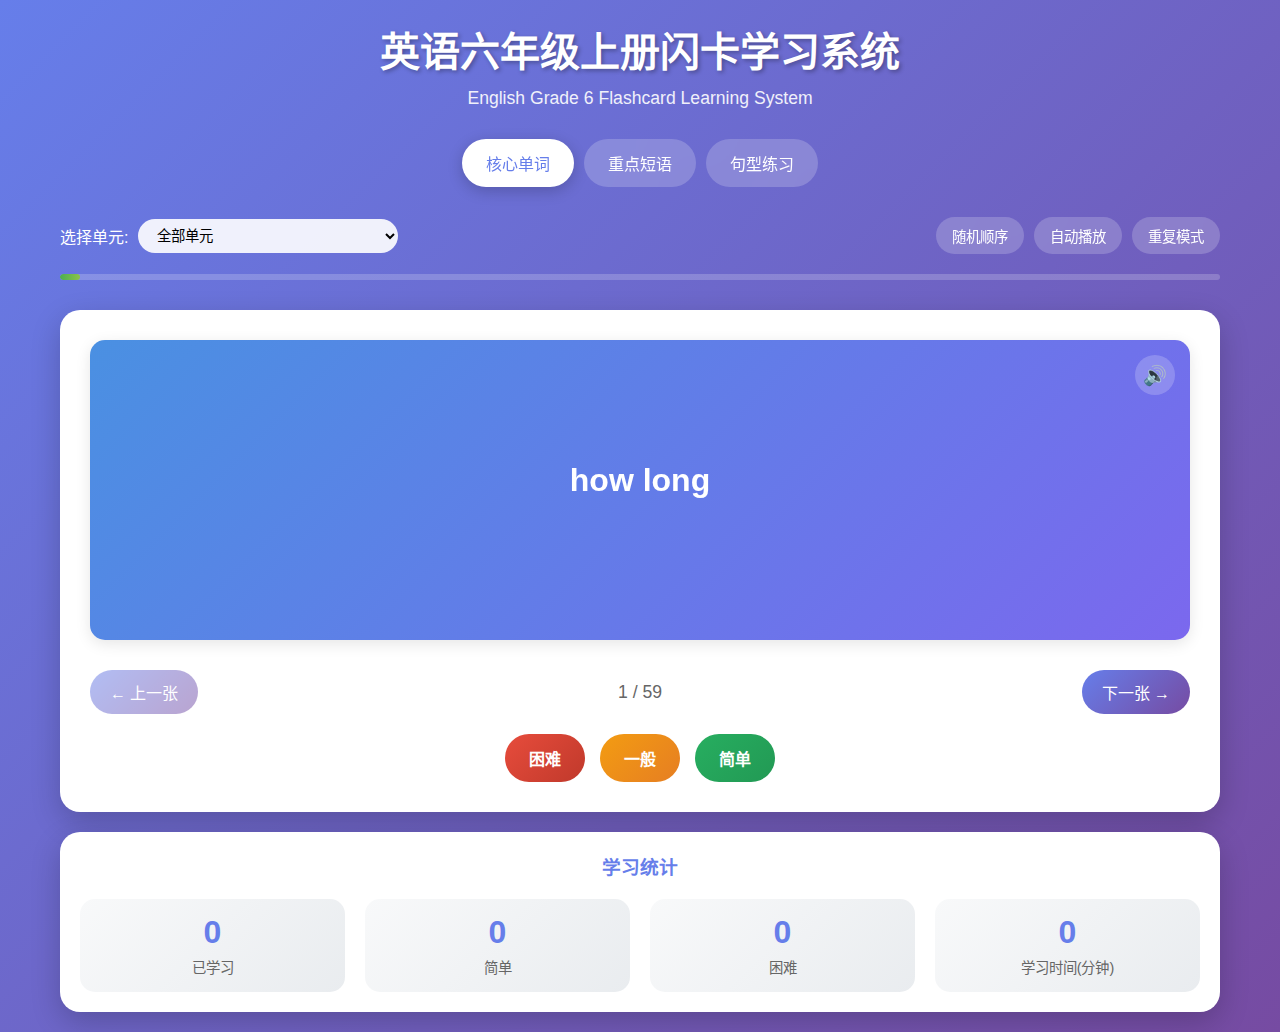
<file: index.html>
<!DOCTYPE html>
<html lang="zh-CN">
<head>
    <meta charset="UTF-8">
    <meta name="viewport" content="width=device-width, initial-scale=1.0">
    <title>英语六年级上册闪卡学习系统</title>
    <link rel="stylesheet" href="style.css">
</head>
<body>
    <div class="container">
        <header>
            <h1>英语六年级上册闪卡学习系统</h1>
            <p>English Grade 6 Flashcard Learning System</p>
        </header>

        <nav class="main-nav">
            <button id="vocabBtn" class="nav-btn active">核心单词</button>
            <button id="phraseBtn" class="nav-btn">重点短语</button>
            <button id="sentenceBtn" class="nav-btn">句型练习</button>
        </nav>

        <div class="controls">
            <div class="unit-selector">
                <label for="unitSelect">选择单元:</label>
                <select id="unitSelect">
                    <option value="all">全部单元</option>
                    <option value="1">Module 1: How long?</option>
                    <option value="2">Module 2: Chinatown and Tombs</option>
                    <option value="3">Module 3: Stamps and Hobbies</option>
                    <option value="4">Module 4: Festivals</option>
                    <option value="5">Module 5: Pen Friends</option>
                    <option value="6">Module 6: School and Answers</option>
                    <option value="7">Module 7: Animals</option>
                    <option value="8">Module 8: Habits and Tidy Room</option>
                    <option value="9">Module 9: Peace and UN</option>
                    <option value="10">Module 10: Travel and Safety</option>
                </select>
            </div>

            <div class="study-controls">
                <button id="shuffleBtn" class="control-btn">随机顺序</button>
                <button id="autoPlayBtn" class="control-btn">自动播放</button>
                <button id="repeatBtn" class="control-btn">重复模式</button>
            </div>
        </div>

        <div class="progress-bar">
            <div class="progress-fill" id="progressFill"></div>
        </div>

        <main>
            <div class="flashcard-container">
                <div class="flashcard" id="flashcard">
                    <div class="card-front" id="cardFront">
                        <div class="english-text" id="englishText">Click to start</div>
                        <div class="pronunciation-btn" id="pronunciationBtn">
                            <span class="speaker-icon">🔊</span>
                        </div>
                    </div>
                    <div class="card-back" id="cardBack">
                        <div class="chinese-text" id="chineseText">点击开始学习</div>
                        <div class="unit-info" id="unitInfo">Module 1</div>
                    </div>
                </div>
            </div>

            <div class="navigation">
                <button id="prevBtn" class="nav-arrow">← 上一张</button>
                <div class="card-counter">
                    <span id="currentCard">0</span> / <span id="totalCards">0</span>
                </div>
                <button id="nextBtn" class="nav-arrow">下一张 →</button>
            </div>

            <div class="difficulty-buttons">
                <button id="hardBtn" class="difficulty-btn hard">困难</button>
                <button id="goodBtn" class="difficulty-btn good">一般</button>
                <button id="easyBtn" class="difficulty-btn easy">简单</button>
            </div>
        </main>

        <div class="stats-panel">
            <h3>学习统计</h3>
            <div class="stats-grid">
                <div class="stat-item">
                    <div class="stat-number" id="totalStudied">0</div>
                    <div class="stat-label">已学习</div>
                </div>
                <div class="stat-item">
                    <div class="stat-number" id="correctCount">0</div>
                    <div class="stat-label">简单</div>
                </div>
                <div class="stat-item">
                    <div class="stat-number" id="hardCount">0</div>
                    <div class="stat-label">困难</div>
                </div>
                <div class="stat-item">
                    <div class="stat-number" id="studyTime">0</div>
                    <div class="stat-label">学习时间(分钟)</div>
                </div>
            </div>
        </div>
    </div>

    <script src="data.js"></script>
    <script src="script.js"></script>
</body>
</html>
</file>
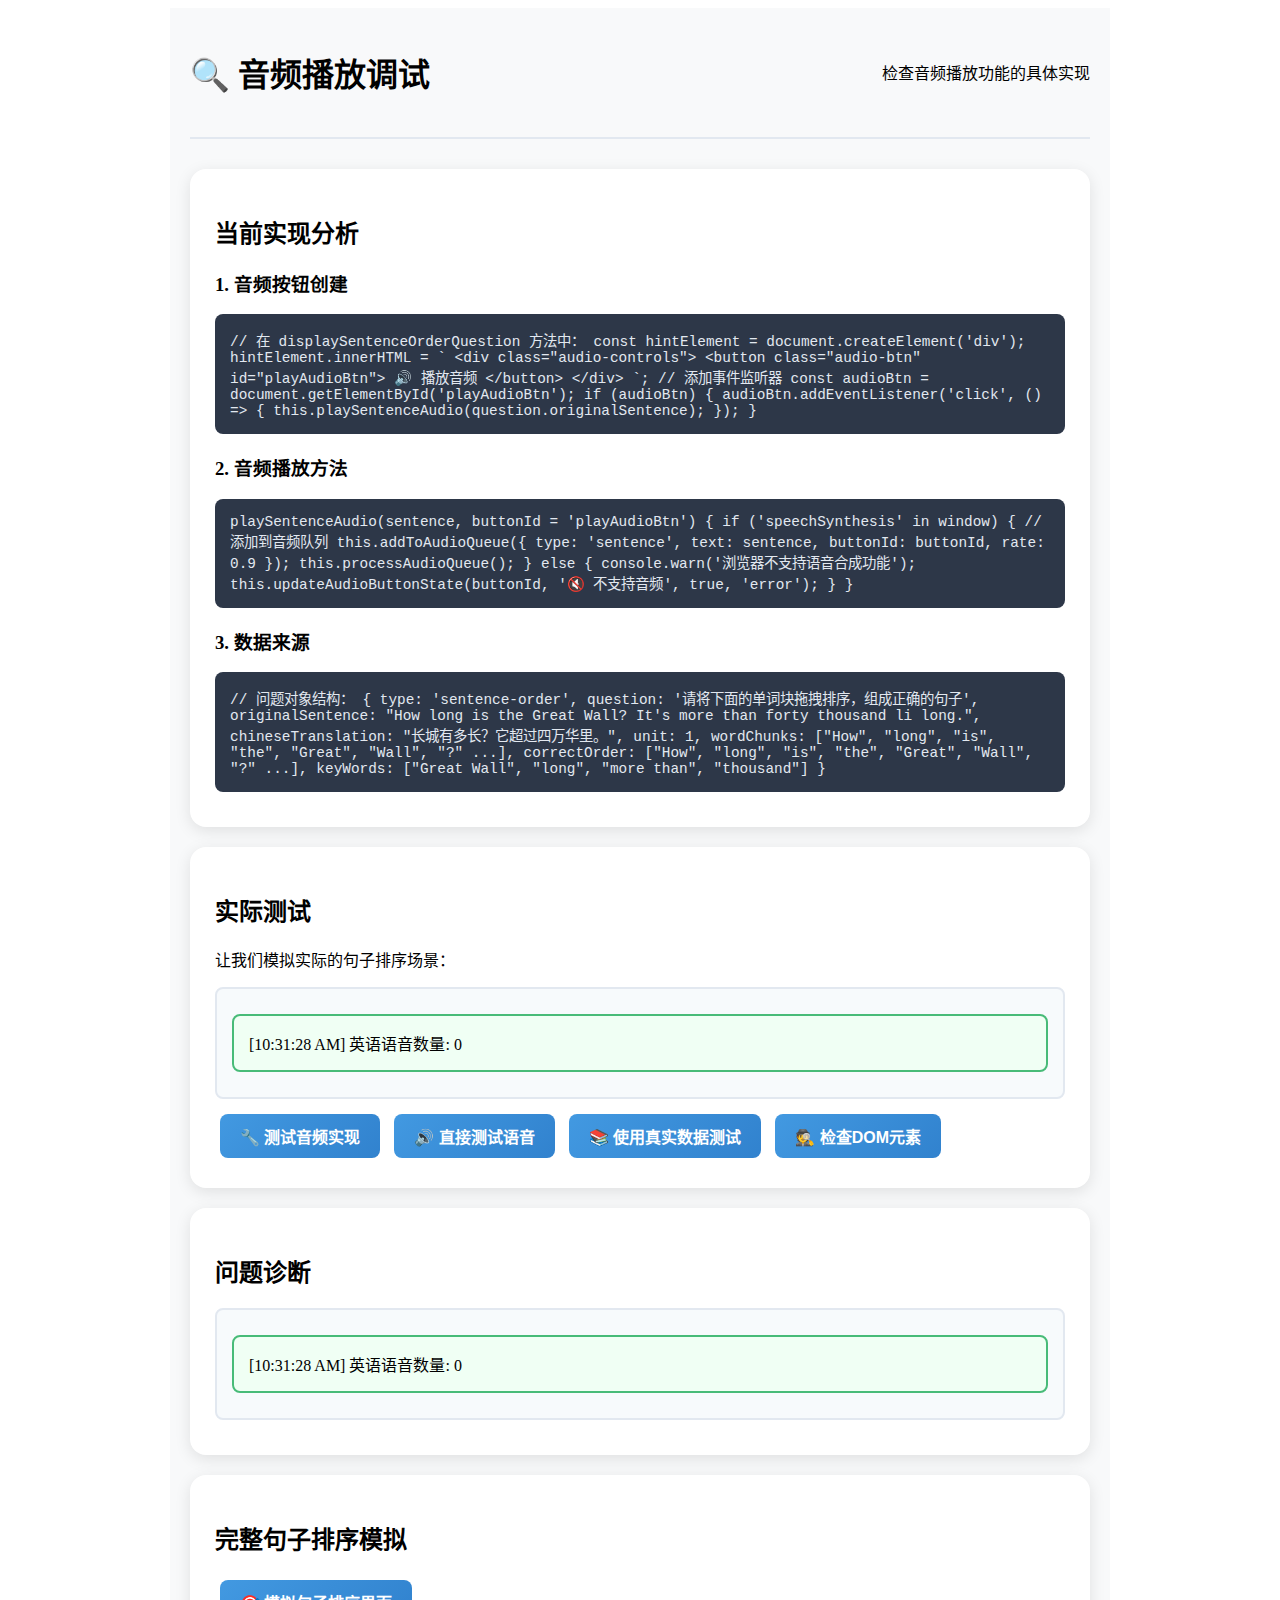
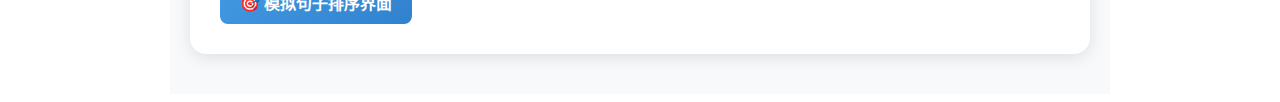
<file: debug-audio.html>
<!DOCTYPE html>
<html lang="zh-CN">
<head>
    <meta charset="UTF-8">
    <meta name="viewport" content="width=device-width, initial-scale=1.0">
    <title>音频播放调试</title>
    <link rel="stylesheet" href="test.css">
    <style>
        .debug-container {
            max-width: 900px;
            margin: 0 auto;
            padding: 20px;
            background: #f8f9fa;
            min-height: 100vh;
        }
        .debug-section {
            background: white;
            border-radius: 16px;
            padding: 25px;
            margin-bottom: 20px;
            box-shadow: 0 4px 16px rgba(0,0,0,0.1);
        }
        .debug-btn {
            background: linear-gradient(135deg, #4299e1, #3182ce);
            color: white;
            border: none;
            padding: 10px 20px;
            border-radius: 8px;
            cursor: pointer;
            font-size: 1rem;
            font-weight: bold;
            transition: all 0.3s ease;
            margin: 5px;
        }
        .debug-btn:hover:not(:disabled) {
            background: linear-gradient(135deg, #3182ce, #2c5282);
            transform: translateY(-1px);
        }
        .debug-btn:disabled {
            opacity: 0.7;
            cursor: not-allowed;
        }
        .code-block {
            background: #2d3748;
            color: #e2e8f0;
            padding: 15px;
            border-radius: 8px;
            font-family: 'Courier New', monospace;
            font-size: 0.9rem;
            margin: 10px 0;
            overflow-x: auto;
        }
        .status {
            background: #f7fafc;
            border: 2px solid #e2e8f0;
            border-radius: 8px;
            padding: 15px;
            margin: 10px 0;
        }
        .status.success {
            border-color: #48bb78;
            background: #f0fff4;
        }
        .status.error {
            border-color: #f56565;
            background: #fff5f5;
        }
        .highlight {
            background: yellow;
            padding: 2px 4px;
            border-radius: 3px;
        }
    </style>
</head>
<body>
    <div class="debug-container">
        <header class="test-header">
            <h1>🔍 音频播放调试</h1>
            <p>检查音频播放功能的具体实现</p>
        </header>

        <div class="debug-section">
            <h2>当前实现分析</h2>
            <h3>1. 音频按钮创建</h3>
            <div class="code-block">
// 在 displaySentenceOrderQuestion 方法中：
const hintElement = document.createElement('div');
hintElement.innerHTML = `
    &lt;div class="audio-controls"&gt;
        &lt;button class="audio-btn" id="playAudioBtn"&gt;
            🔊 播放音频
        &lt;/button&gt;
    &lt;/div&gt;
`;

// 添加事件监听器
const audioBtn = document.getElementById('playAudioBtn');
if (audioBtn) {
    audioBtn.addEventListener('click', () => {
        this.playSentenceAudio(question.originalSentence);
    });
}
            </div>

            <h3>2. 音频播放方法</h3>
            <div class="code-block">
playSentenceAudio(sentence, buttonId = 'playAudioBtn') {
    if ('speechSynthesis' in window) {
        // 添加到音频队列
        this.addToAudioQueue({
            type: 'sentence',
            text: sentence,
            buttonId: buttonId,
            rate: 0.9
        });
        this.processAudioQueue();
    } else {
        console.warn('浏览器不支持语音合成功能');
        this.updateAudioButtonState(buttonId, '🔇 不支持音频', true, 'error');
    }
}
            </div>

            <h3>3. 数据来源</h3>
            <div class="code-block">
// 问题对象结构：
{
    type: 'sentence-order',
    question: '请将下面的单词块拖拽排序，组成正确的句子',
    originalSentence: "How long is the Great Wall? It's more than forty thousand li long.",
    chineseTranslation: "长城有多长？它超过四万华里。",
    unit: 1,
    wordChunks: ["How", "long", "is", "the", "Great", "Wall", "?" ...],
    correctOrder: ["How", "long", "is", "the", "Great", "Wall", "?" ...],
    keyWords: ["Great Wall", "long", "more than", "thousand"]
}
            </div>
        </div>

        <div class="debug-section">
            <h2>实际测试</h2>
            <p>让我们模拟实际的句子排序场景：</p>

            <div class="status" id="testStatus">
                准备测试...
            </div>

            <button class="debug-btn" onclick="testAudioImplementation()">
                🔧 测试音频实现
            </button>
            <button class="debug-btn" onclick="testDirectSpeech()">
                🔊 直接测试语音
            </button>
            <button class="debug-btn" onclick="testWithRealData()">
                📚 使用真实数据测试
            </button>
            <button class="debug-btn" onclick="checkDOMElements()">
                🕵️ 检查DOM元素
            </button>
        </div>

        <div class="debug-section">
            <h2>问题诊断</h2>
            <div id="diagnosis" class="status">
                点击上面的测试按钮开始诊断...
            </div>
        </div>

        <div class="debug-section">
            <h2>完整句子排序模拟</h2>
            <div id="sentenceOrderSimulator"></div>
            <button class="debug-btn" onclick="simulateSentenceOrder()">
                🎯 模拟句子排序界面
            </button>
        </div>
    </div>

    <script src="data.js"></script>
    <script>
        class DebugAudioSystem {
            constructor() {
                this.audioQueue = [];
                this.isSpeaking = false;
                this.currentSentence = null;
            }

            log(message, type = 'info') {
                const diagnosis = document.getElementById('diagnosis');
                const status = document.getElementById('testStatus');

                const statusClass = type === 'error' ? 'error' : 'success';
                const statusText = `[${new Date().toLocaleTimeString()}] ${message}`;

                diagnosis.innerHTML = `<div class="status ${statusClass}">${statusText}</div>`;
                status.innerHTML = `<div class="status ${statusClass}">${statusText}</div>`;

                console.log(`[DEBUG] ${message}`);
            }

            // 复制实际的音频播放方法
            playSentenceAudio(sentence, buttonId = 'playAudioBtn') {
                this.log(`开始播放句子音频: "${sentence}"`, 'info');
                this.currentSentence = sentence;

                if ('speechSynthesis' in window) {
                    this.log('浏览器支持语音合成', 'info');

                    // 添加到音频队列
                    this.addToAudioQueue({
                        type: 'sentence',
                        text: sentence,
                        buttonId: buttonId,
                        rate: 0.9
                    });
                    this.processAudioQueue();
                } else {
                    this.log('❌ 浏览器不支持语音合成功能', 'error');
                    this.updateAudioButtonState(buttonId, '🔇 不支持音频', true, 'error');
                }
            }

            addToAudioQueue(audioItem) {
                this.audioQueue.push(audioItem);
                if (this.audioQueue.length > 5) {
                    this.audioQueue = this.audioQueue.slice(-5);
                }
                this.log(`添加到音频队列: "${audioItem.text}" (队列长度: ${this.audioQueue.length})`, 'info');
            }

            processAudioQueue() {
                if (this.isSpeaking || this.audioQueue.length === 0) {
                    this.log('无法处理音频队列: 正在播放或队列为空', 'info');
                    return;
                }

                this.isSpeaking = true;
                const audioItem = this.audioQueue.shift();

                this.log(`开始处理音频队列项目: "${audioItem.text}"`, 'info');

                // 取消之前的播放
                window.speechSynthesis.cancel();

                // 创建语音合成
                const utterance = new SpeechSynthesisUtterance(audioItem.text);
                utterance.lang = 'en-US';
                utterance.rate = audioItem.rate;
                utterance.pitch = 1;
                utterance.volume = 1;

                // 更新按钮状态
                if (audioItem.buttonId) {
                    this.updateAudioButtonState(audioItem.buttonId, '🔊 播放中...', true);
                }

                // 播放完成后的处理
                utterance.onend = () => {
                    this.isSpeaking = false;
                    this.log(`✅ 播放完成: "${audioItem.text}"`, 'info');

                    if (audioItem.buttonId) {
                        this.updateAudioButtonState(audioItem.buttonId, '🔊 播放音频', false);
                    }

                    setTimeout(() => {
                        this.processAudioQueue();
                    }, 200);
                };

                // 错误处理
                utterance.onerror = (event) => {
                    this.log(`❌ 播放错误: "${audioItem.text}" - ${event.error}`, 'error');
                    this.isSpeaking = false;

                    if (audioItem.buttonId) {
                        this.updateAudioButtonState(audioItem.buttonId, '🔊 播放音频', false);
                    }

                    setTimeout(() => {
                        this.processAudioQueue();
                    }, 200);
                };

                // 开始播放
                window.speechSynthesis.speak(utterance);
                this.log(`🎵 正在播放: "${audioItem.text}"`, 'info');
            }

            updateAudioButtonState(buttonId, text, disabled, state = 'normal') {
                const audioBtn = document.getElementById(buttonId);
                if (audioBtn) {
                    audioBtn.textContent = text;
                    audioBtn.disabled = disabled;
                    this.log(`按钮状态更新: ${text} (disabled: ${disabled})`, 'info');

                    if (state === 'error') {
                        audioBtn.style.background = 'linear-gradient(135deg, #e53e3e, #c53030)';
                    }
                } else {
                    this.log(`❌ 找不到按钮: ${buttonId}`, 'error');
                }
            }

            // 模拟句子排序界面创建
            createSentenceOrderInterface(question) {
                const container = document.getElementById('sentenceOrderSimulator');

                const html = `
                    <div class="sentence-order-container">
                        <div class="sentence-hint">
                            <p>请将下面的单词拖拽到上方框中，组成正确的句子：</p>
                            <div class="chinese-translation">中文释义：${question.chineseTranslation}</div>
                            <div class="audio-controls">
                                <button class="audio-btn" id="simulatedPlayAudioBtn">
                                    🔊 播放音频
                                </button>
                            </div>
                        </div>
                        <div style="margin-top: 20px; padding: 15px; background: #f8fafc; border-radius: 8px;">
                            <strong>原始句子：</strong> ${question.originalSentence}
                        </div>
                    </div>
                `;

                container.innerHTML = html;

                // 添加事件监听器
                const audioBtn = document.getElementById('simulatedPlayAudioBtn');
                if (audioBtn) {
                    audioBtn.addEventListener('click', () => {
                        this.log('音频按钮被点击！', 'info');
                        this.playSentenceAudio(question.originalSentence, 'simulatedPlayAudioBtn');
                    });
                    this.log('✅ 音频按钮事件监听器已添加', 'info');
                } else {
                    this.log('❌ 无法找到音频按钮', 'error');
                }
            }
        }

        const debugAudio = new DebugAudioSystem();

        function testAudioImplementation() {
            debugAudio.log('=== 测试音频实现 ===', 'info');

            const testSentence = "Hello, this is a test sentence.";
            debugAudio.playSentenceAudio(testSentence);
        }

        function testDirectSpeech() {
            debugAudio.log('=== 直接测试语音合成 ===', 'info');

            if ('speechSynthesis' in window) {
                const utterance = new SpeechSynthesisUtterance("Direct speech synthesis test");
                utterance.lang = 'en-US';
                utterance.onend = () => debugAudio.log('✅ 直接语音播放完成', 'info');
                utterance.onerror = (e) => debugAudio.log(`❌ 直接语音错误: ${e.error}`, 'error');

                window.speechSynthesis.speak(utterance);
                debugAudio.log('🎵 开始直接语音播放', 'info');
            } else {
                debugAudio.log('❌ 浏览器不支持语音合成', 'error');
            }
        }

        function testWithRealData() {
            debugAudio.log('=== 使用真实数据测试 ===', 'info');

            if (flashcardData && flashcardData.sentences && flashcardData.sentences.length > 0) {
                const firstSentence = flashcardData.sentences[0];
                debugAudio.log(`使用句子: ${firstSentence.english}`, 'info');
                debugAudio.playSentenceAudio(firstSentence.english);
            } else {
                debugAudio.log('❌ 无法获取真实数据', 'error');
            }
        }

        function checkDOMElements() {
            debugAudio.log('=== 检查DOM元素 ===', 'info');

            const audioBtn = document.getElementById('simulatedPlayAudioBtn');
            if (audioBtn) {
                debugAudio.log(`✅ 找到音频按钮: ${audioBtn.tagName}#${audioBtn.id}`, 'info');
                debugAudio.log(`按钮文本: "${audioBtn.textContent}"`, 'info');
                debugAudio.log(`按钮是否禁用: ${audioBtn.disabled}`, 'info');
                debugAudio.log(`按钮事件监听器数量: ${getEventListeners ? Object.keys(getEventListeners(audioBtn) || {}).length : '无法检测'}`, 'info');
            } else {
                debugAudio.log('❌ 未找到音频按钮，需要先模拟界面', 'error');
            }
        }

        function simulateSentenceOrder() {
            debugAudio.log('=== 模拟句子排序界面 ===', 'info');

            if (flashcardData && flashcardData.sentences && flashcardData.sentences.length > 0) {
                const sentence = flashcardData.sentences[0];

                // 创建问题对象
                const question = {
                    originalSentence: sentence.english,
                    chineseTranslation: sentence.chinese,
                    unit: sentence.unit
                };

                debugAudio.createSentenceOrderInterface(question);
                debugAudio.log('✅ 句子排序界面已创建', 'info');
            } else {
                debugAudio.log('❌ 无法获取句子数据', 'error');
            }
        }

        // 页面加载完成后的初始化
        document.addEventListener('DOMContentLoaded', function() {
            debugAudio.log('音频调试页面已加载', 'info');
            debugAudio.log(`当前浏览器: ${navigator.userAgent}`, 'info');
            debugAudio.log(`语音合成支持: ${'speechSynthesis' in window ? '是' : '否'}`, 'info');

            if ('speechSynthesis' in window) {
                const voices = speechSynthesis.getVoices();
                const englishVoices = voices.filter(voice => voice.lang.startsWith('en'));
                debugAudio.log(`可用语音数量: ${voices.length}`, 'info');
                debugAudio.log(`英语语音数量: ${englishVoices.length}`, 'info');
            }
        });

        // 确保语音列表已加载
        if (speechSynthesis && speechSynthesis.onvoiceschanged !== undefined) {
            speechSynthesis.onvoiceschanged = function() {
                const voices = speechSynthesis.getVoices();
                debugAudio.log(`语音列表更新，共 ${voices.length} 个语音`, 'info');
            };
        }
    </script>
</body>
</html>
</file>
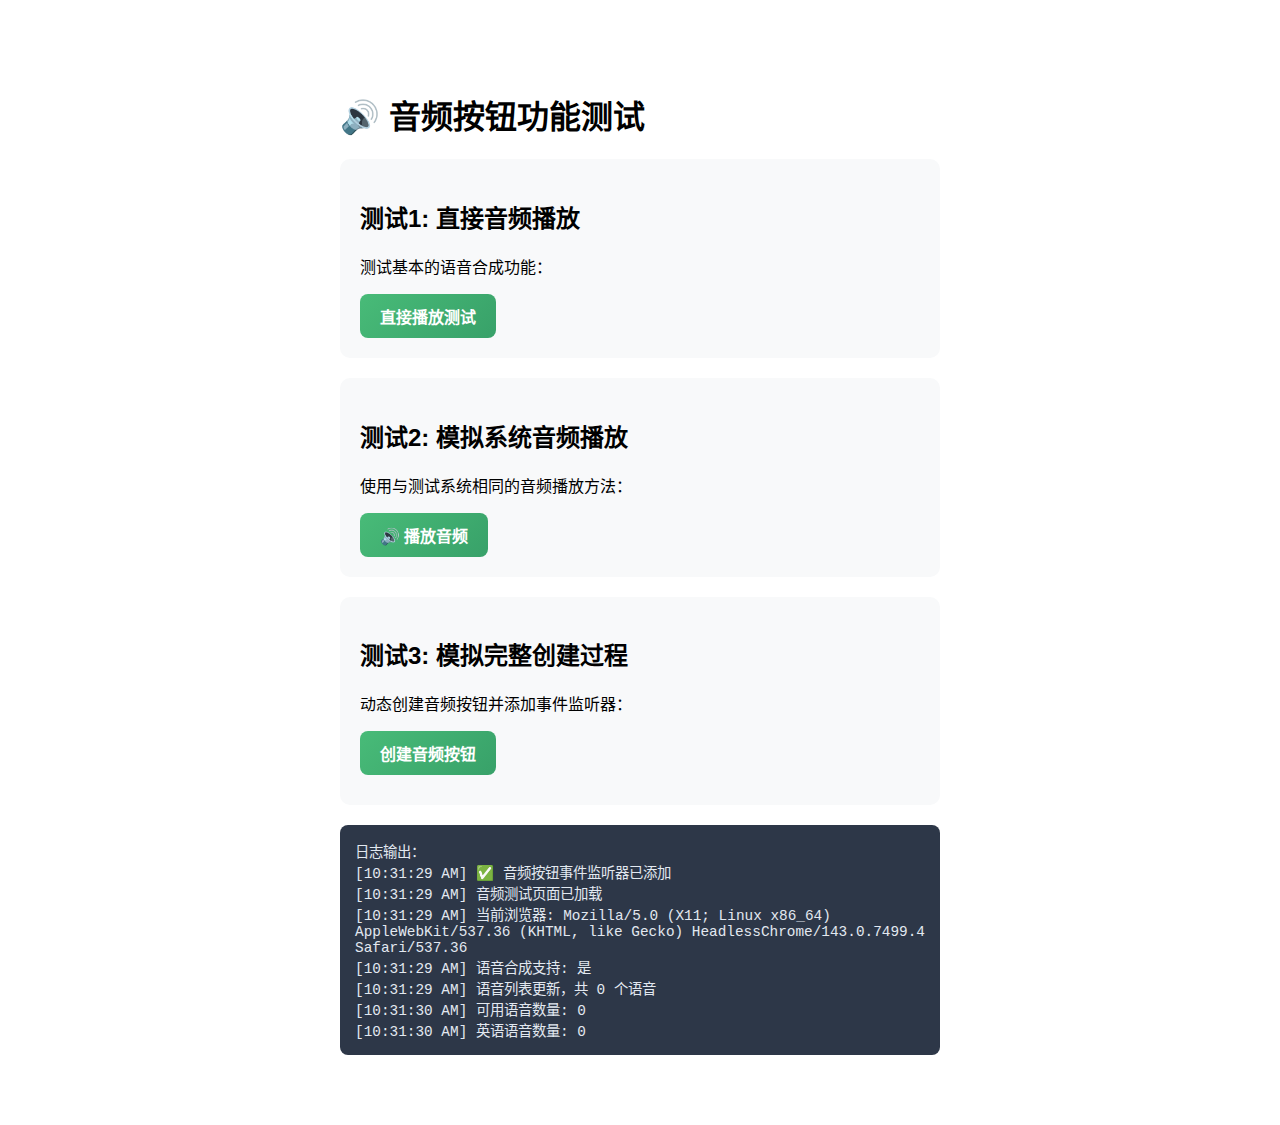
<file: test-audio-simple.html>
<!DOCTYPE html>
<html lang="zh-CN">
<head>
    <meta charset="UTF-8">
    <meta name="viewport" content="width=device-width, initial-scale=1.0">
    <title>音频按钮测试</title>
    <style>
        body {
            font-family: Arial, sans-serif;
            max-width: 600px;
            margin: 50px auto;
            padding: 20px;
        }
        .test-section {
            background: #f8f9fa;
            padding: 20px;
            border-radius: 10px;
            margin-bottom: 20px;
        }
        .audio-btn {
            background: linear-gradient(135deg, #48bb78, #38a169);
            color: white;
            border: none;
            padding: 10px 20px;
            border-radius: 8px;
            cursor: pointer;
            font-size: 1rem;
            font-weight: bold;
        }
        .audio-btn:hover:not(:disabled) {
            background: linear-gradient(135deg, #38a169, #2f855a);
        }
        .audio-btn:disabled {
            opacity: 0.7;
            cursor: not-allowed;
        }
        .log {
            background: #2d3748;
            color: #e2e8f0;
            padding: 15px;
            border-radius: 8px;
            font-family: monospace;
            font-size: 0.9rem;
            margin-top: 20px;
            max-height: 300px;
            overflow-y: auto;
        }
    </style>
</head>
<body>
    <h1>🔊 音频按钮功能测试</h1>

    <div class="test-section">
        <h2>测试1: 直接音频播放</h2>
        <p>测试基本的语音合成功能：</p>
        <button class="audio-btn" onclick="testDirectSpeech()">直接播放测试</button>
    </div>

    <div class="test-section">
        <h2>测试2: 模拟系统音频播放</h2>
        <p>使用与测试系统相同的音频播放方法：</p>
        <div id="audioContainer">
            <button class="audio-btn" id="playAudioBtn">🔊 播放音频</button>
        </div>
    </div>

    <div class="test-section">
        <h2>测试3: 模拟完整创建过程</h2>
        <p>动态创建音频按钮并添加事件监听器：</p>
        <button class="audio-btn" onclick="createAudioButton()">创建音频按钮</button>
        <div id="dynamicContainer" style="margin-top: 10px;"></div>
    </div>

    <div class="log" id="logOutput">
        <div>日志输出：</div>
    </div>

    <script>
        class AudioTestSystem {
            constructor() {
                this.audioQueue = [];
                this.isSpeaking = false;
            }

            log(message) {
                const logOutput = document.getElementById('logOutput');
                const logEntry = document.createElement('div');
                const timestamp = new Date().toLocaleTimeString();
                logEntry.textContent = `[${timestamp}] ${message}`;
                logOutput.appendChild(logEntry);
                logOutput.scrollTop = logOutput.scrollHeight;
                console.log(`[AUDIO-TEST] ${message}`);
            }

            // 复制测试系统的音频播放方法
            playSentenceAudio(sentence, buttonId = 'playAudioBtn') {
                this.log(`开始播放句子音频: "${sentence}"`);

                if ('speechSynthesis' in window) {
                    this.log('浏览器支持语音合成功能');

                    // 添加到音频队列
                    this.addToAudioQueue({
                        type: 'sentence',
                        text: sentence,
                        buttonId: buttonId,
                        rate: 0.9
                    });
                    this.processAudioQueue();
                } else {
                    this.log('❌ 浏览器不支持语音合成功能');
                    this.updateAudioButtonState(buttonId, '🔇 不支持音频', true, 'error');
                }
            }

            addToAudioQueue(audioItem) {
                this.audioQueue.push(audioItem);
                if (this.audioQueue.length > 5) {
                    this.audioQueue = this.audioQueue.slice(-5);
                }
                this.log(`添加到音频队列: "${audioItem.text}" (队列长度: ${this.audioQueue.length})`);
            }

            processAudioQueue() {
                if (this.isSpeaking || this.audioQueue.length === 0) {
                    this.log('无法处理音频队列: 正在播放或队列为空');
                    return;
                }

                this.isSpeaking = true;
                const audioItem = this.audioQueue.shift();
                this.log(`开始处理音频队列项目: "${audioItem.text}"`);

                // 取消之前的播放
                window.speechSynthesis.cancel();

                // 创建语音合成
                const utterance = new SpeechSynthesisUtterance(audioItem.text);
                utterance.lang = 'en-US';
                utterance.rate = audioItem.rate;
                utterance.pitch = 1;
                utterance.volume = 1;

                // 更新按钮状态
                if (audioItem.buttonId) {
                    this.updateAudioButtonState(audioItem.buttonId, '🔊 播放中...', true);
                }

                // 播放完成后的处理
                utterance.onend = () => {
                    this.isSpeaking = false;
                    this.log(`✅ 播放完成: "${audioItem.text}"`);

                    if (audioItem.buttonId) {
                        this.updateAudioButtonState(audioItem.buttonId, '🔊 播放音频', false);
                    }

                    setTimeout(() => {
                        this.processAudioQueue();
                    }, 200);
                };

                // 错误处理
                utterance.onerror = (event) => {
                    this.log(`❌ 播放错误: "${audioItem.text}" - ${event.error}`);
                    this.isSpeaking = false;

                    if (audioItem.buttonId) {
                        this.updateAudioButtonState(audioItem.buttonId, '🔊 播放音频', false);
                    }

                    setTimeout(() => {
                        this.processAudioQueue();
                    }, 200);
                };

                // 开始播放
                window.speechSynthesis.speak(utterance);
                this.log(`🎵 正在播放: "${audioItem.text}"`);
            }

            updateAudioButtonState(buttonId, text, disabled, state = 'normal') {
                const audioBtn = document.getElementById(buttonId);
                if (audioBtn) {
                    audioBtn.textContent = text;
                    audioBtn.disabled = disabled;
                    this.log(`按钮状态更新: ${text} (disabled: ${disabled})`);

                    if (state === 'error') {
                        audioBtn.style.background = 'linear-gradient(135deg, #e53e3e, #c53030)';
                    }
                } else {
                    this.log(`❌ 找不到按钮: ${buttonId}`);
                }
            }
        }

        const audioTest = new AudioTestSystem();

        // 测试1: 直接语音合成
        function testDirectSpeech() {
            audioTest.log('=== 测试1: 直接语音合成 ===');

            if ('speechSynthesis' in window) {
                const utterance = new SpeechSynthesisUtterance("Hello, this is a direct speech test.");
                utterance.lang = 'en-US';
                utterance.onend = () => audioTest.log('✅ 直接语音播放完成');
                utterance.onerror = (e) => audioTest.log(`❌ 直接语音错误: ${e.error}`);

                window.speechSynthesis.speak(utterance);
                audioTest.log('🎵 开始直接语音播放');
            } else {
                audioTest.log('❌ 浏览器不支持语音合成');
            }
        }

        // 测试2: 模拟系统音频播放
        document.addEventListener('DOMContentLoaded', function() {
            const audioBtn = document.getElementById('playAudioBtn');
            if (audioBtn) {
                audioBtn.addEventListener('click', () => {
                    audioTest.log('音频按钮被点击！');
                    const testSentence = "How long is the Great Wall? It's more than forty thousand li long.";
                    audioTest.playSentenceAudio(testSentence);
                });
                audioTest.log('✅ 音频按钮事件监听器已添加');
            } else {
                audioTest.log('❌ 找不到音频按钮');
            }
        });

        // 测试3: 动态创建音频按钮
        function createAudioButton() {
            audioTest.log('=== 测试3: 动态创建音频按钮 ===');

            const container = document.getElementById('dynamicContainer');

            // 创建与测试系统相同的HTML结构
            container.innerHTML = `
                <div class="audio-controls">
                    <button class="audio-btn" id="dynamicPlayAudioBtn">
                        🔊 播放音频
                    </button>
                </div>
            `;

            // 添加事件监听器
            const audioBtn = document.getElementById('dynamicPlayAudioBtn');
            if (audioBtn) {
                audioBtn.addEventListener('click', () => {
                    audioTest.log('动态创建的音频按钮被点击！');
                    const testSentence = "This is a dynamically created audio button test.";
                    audioTest.playSentenceAudio(testSentence, 'dynamicPlayAudioBtn');
                });
                audioTest.log('✅ 动态音频按钮事件监听器已添加');
            } else {
                audioTest.log('❌ 找不到动态创建的音频按钮');
            }
        }

        // 页面加载完成后的初始化
        document.addEventListener('DOMContentLoaded', function() {
            audioTest.log('音频测试页面已加载');
            audioTest.log(`当前浏览器: ${navigator.userAgent}`);
            audioTest.log(`语音合成支持: ${'speechSynthesis' in window ? '是' : '否'}`);

            if ('speechSynthesis' in window) {
                // 等待语音列表加载
                setTimeout(() => {
                    const voices = speechSynthesis.getVoices();
                    const englishVoices = voices.filter(voice => voice.lang.startsWith('en'));
                    audioTest.log(`可用语音数量: ${voices.length}`);
                    audioTest.log(`英语语音数量: ${englishVoices.length}`);
                }, 500);
            }
        });

        // 确保语音列表已加载
        if (speechSynthesis && speechSynthesis.onvoiceschanged !== undefined) {
            speechSynthesis.onvoiceschanged = function() {
                const voices = speechSynthesis.getVoices();
                audioTest.log(`语音列表更新，共 ${voices.length} 个语音`);
            };
        }
    </script>
</body>
</html>
</file>
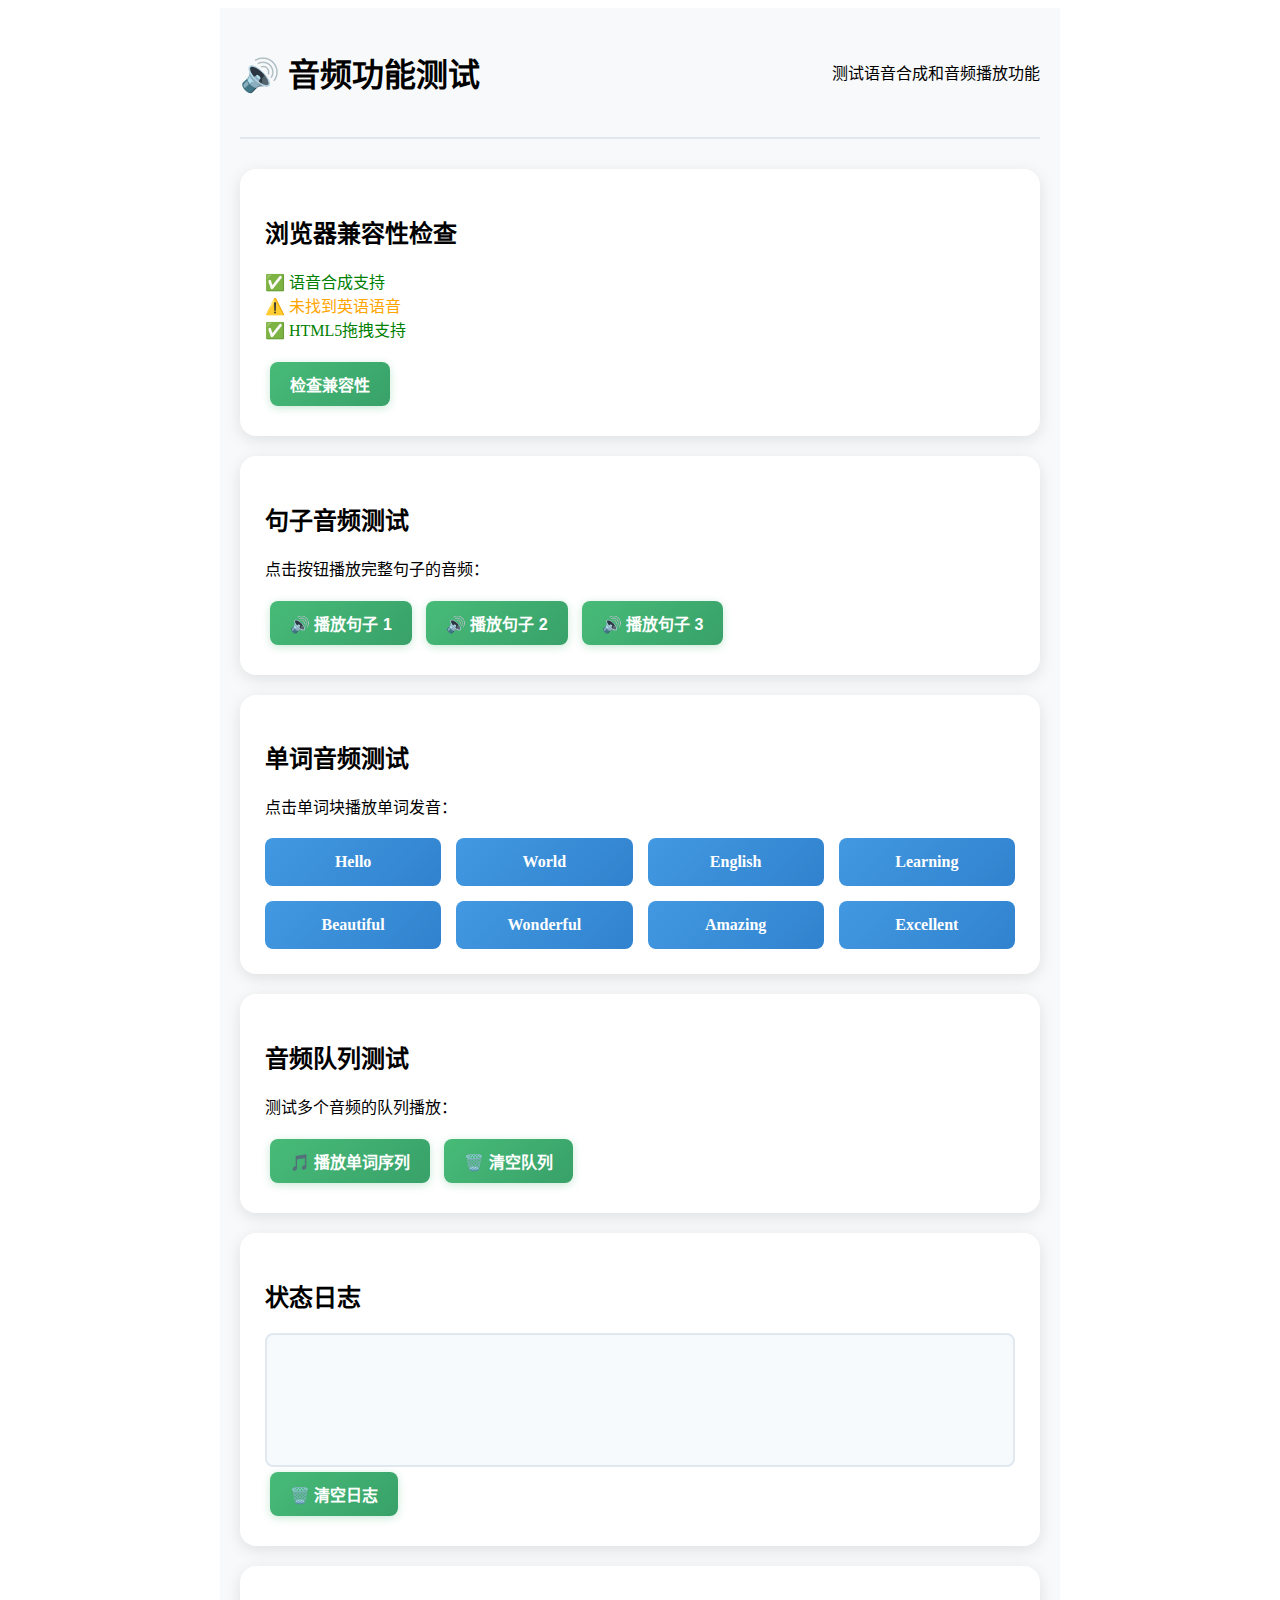
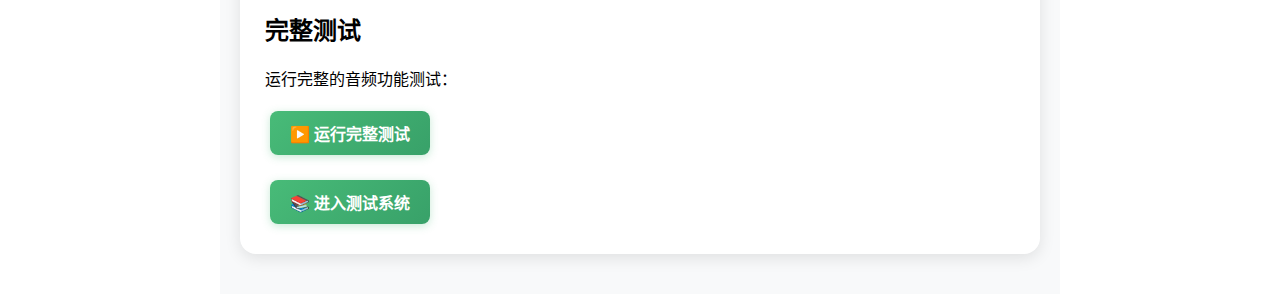
<file: test-audio.html>
<!DOCTYPE html>
<html lang="zh-CN">
<head>
    <meta charset="UTF-8">
    <meta name="viewport" content="width=device-width, initial-scale=1.0">
    <title>音频功能测试</title>
    <link rel="stylesheet" href="test.css">
    <style>
        .audio-test-container {
            max-width: 800px;
            margin: 0 auto;
            padding: 20px;
            background: #f8f9fa;
            min-height: 100vh;
        }
        .test-section {
            background: white;
            border-radius: 16px;
            padding: 25px;
            margin-bottom: 20px;
            box-shadow: 0 4px 16px rgba(0,0,0,0.1);
        }
        .audio-btn {
            background: linear-gradient(135deg, #48bb78, #38a169);
            color: white;
            border: none;
            padding: 10px 20px;
            border-radius: 8px;
            cursor: pointer;
            font-size: 1rem;
            font-weight: bold;
            transition: all 0.3s ease;
            box-shadow: 0 2px 8px rgba(72, 187, 120, 0.3);
            margin: 5px;
        }
        .audio-btn:hover:not(:disabled) {
            background: linear-gradient(135deg, #38a169, #2f855a);
            transform: translateY(-1px);
            box-shadow: 0 4px 12px rgba(72, 187, 120, 0.4);
        }
        .audio-btn:disabled {
            opacity: 0.7;
            cursor: not-allowed;
            transform: none;
        }
        .word-grid {
            display: grid;
            grid-template-columns: repeat(auto-fit, minmax(150px, 1fr));
            gap: 15px;
            margin-top: 20px;
        }
        .test-word {
            background: linear-gradient(135deg, #4299e1, #3182ce);
            color: white;
            padding: 15px;
            border-radius: 8px;
            cursor: pointer;
            user-select: none;
            text-align: center;
            font-weight: bold;
            transition: all 0.3s ease;
            position: relative;
        }
        .test-word:hover {
            transform: translateY(-2px);
            box-shadow: 0 4px 12px rgba(66, 153, 225, 0.4);
        }
        .test-word::after {
            content: '🔊';
            position: absolute;
            right: 8px;
            top: 50%;
            transform: translateY(-50%);
            font-size: 0.8rem;
            opacity: 0;
            transition: opacity 0.3s ease;
        }
        .test-word:hover::after {
            opacity: 0.6;
        }
        .status-display {
            background: #f7fafc;
            border: 2px solid #e2e8f0;
            border-radius: 8px;
            padding: 15px;
            margin-top: 15px;
            font-family: monospace;
            min-height: 100px;
            max-height: 200px;
            overflow-y: auto;
        }
        .log-entry {
            margin: 5px 0;
            padding: 5px;
            border-radius: 4px;
        }
        .log-entry.info {
            background: #bee3f8;
            color: #2c5282;
        }
        .log-entry.success {
            background: #c6f6d5;
            color: #22543d;
        }
        .log-entry.error {
            background: #fed7d7;
            color: #742a2a;
        }
    </style>
</head>
<body>
    <div class="audio-test-container">
        <header class="test-header">
            <h1>🔊 音频功能测试</h1>
            <p>测试语音合成和音频播放功能</p>
        </header>

        <div class="test-section">
            <h2>浏览器兼容性检查</h2>
            <div id="compatibility-check"></div>
            <button class="audio-btn" onclick="checkCompatibility()">检查兼容性</button>
        </div>

        <div class="test-section">
            <h2>句子音频测试</h2>
            <p>点击按钮播放完整句子的音频：</p>
            <div style="margin-top: 15px;">
                <button class="audio-btn" id="sentenceBtn1" onclick="testSentence('Hello, how are you today?')">
                    🔊 播放句子 1
                </button>
                <button class="audio-btn" id="sentenceBtn2" onclick="testSentence('What time is it now?')">
                    🔊 播放句子 2
                </button>
                <button class="audio-btn" id="sentenceBtn3" onclick="testSentence('I love learning English.')">
                    🔊 播放句子 3
                </button>
            </div>
        </div>

        <div class="test-section">
            <h2>单词音频测试</h2>
            <p>点击单词块播放单词发音：</p>
            <div class="word-grid">
                <div class="test-word" onclick="testWord('Hello')">Hello</div>
                <div class="test-word" onclick="testWord('World')">World</div>
                <div class="test-word" onclick="testWord('English')">English</div>
                <div class="test-word" onclick="testWord('Learning')">Learning</div>
                <div class="test-word" onclick="testWord('Beautiful')">Beautiful</div>
                <div class="test-word" onclick="testWord('Wonderful')">Wonderful</div>
                <div class="test-word" onclick="testWord('Amazing')">Amazing</div>
                <div class="test-word" onclick="testWord('Excellent')">Excellent</div>
            </div>
        </div>

        <div class="test-section">
            <h2>音频队列测试</h2>
            <p>测试多个音频的队列播放：</p>
            <button class="audio-btn" onclick="testAudioQueue()">
                🎵 播放单词序列
            </button>
            <button class="audio-btn" onclick="clearQueue()">
                🗑️ 清空队列
            </button>
        </div>

        <div class="test-section">
            <h2>状态日志</h2>
            <div class="status-display" id="statusLog"></div>
            <button class="audio-btn" onclick="clearLog()">
                🗑️ 清空日志
            </button>
        </div>

        <div class="test-section">
            <h2>完整测试</h2>
            <p>运行完整的音频功能测试：</p>
            <button class="audio-btn" onclick="runFullTest()">
                ▶️ 运行完整测试
            </button>
            <div style="margin-top: 15px;">
                <a href="test.html" class="audio-btn" style="text-decoration: none; display: inline-block;">
                    📚 进入测试系统
                </a>
            </div>
        </div>
    </div>

    <script src="data.js"></script>
    <script>
        // 模拟测试系统的音频功能
        class AudioTestSystem {
            constructor() {
                this.audioQueue = [];
                this.isSpeaking = false;
            }

            playSentenceAudio(sentence, buttonId) {
                this.log('开始播放句子: ' + sentence, 'info');

                if ('speechSynthesis' in window) {
                    this.addToAudioQueue({
                        type: 'sentence',
                        text: sentence,
                        buttonId: buttonId,
                        rate: 0.9
                    });
                    this.processAudioQueue();
                } else {
                    this.log('浏览器不支持语音合成', 'error');
                    this.updateAudioButtonState(buttonId, '🔇 不支持音频', true, 'error');
                }
            }

            playWordAudio(word) {
                this.log('开始播放单词: ' + word, 'info');

                if ('speechSynthesis' in window && word) {
                    this.addToAudioQueue({
                        type: 'word',
                        text: word,
                        rate: 0.8
                    });
                    this.processAudioQueue();
                } else {
                    this.log('浏览器不支持语音合成', 'error');
                }
            }

            addToAudioQueue(audioItem) {
                this.audioQueue.push(audioItem);
                if (this.audioQueue.length > 5) {
                    this.audioQueue = this.audioQueue.slice(-5);
                }
                this.log('添加到音频队列: ' + audioItem.text + ' (队列长度: ' + this.audioQueue.length + ')', 'info');
            }

            processAudioQueue() {
                if (this.isSpeaking || this.audioQueue.length === 0) {
                    return;
                }

                this.isSpeaking = true;
                const audioItem = this.audioQueue.shift();

                window.speechSynthesis.cancel();

                const utterance = new SpeechSynthesisUtterance(audioItem.text);
                utterance.lang = 'en-US';
                utterance.rate = audioItem.rate;
                utterance.pitch = 1;
                utterance.volume = 1;

                if (audioItem.buttonId) {
                    this.updateAudioButtonState(audioItem.buttonId, '🔊 播放中...', true);
                }

                utterance.onend = () => {
                    this.isSpeaking = false;
                    this.log('播放完成: ' + audioItem.text, 'success');

                    if (audioItem.buttonId) {
                        this.updateAudioButtonState(audioItem.buttonId, '🔊 播放音频', false);
                    }

                    setTimeout(() => {
                        this.processAudioQueue();
                    }, 200);
                };

                utterance.onerror = (event) => {
                    this.log('播放错误: ' + audioItem.text + ' - ' + event.error, 'error');
                    this.isSpeaking = false;

                    if (audioItem.buttonId) {
                        this.updateAudioButtonState(audioItem.buttonId, '🔊 播放音频', false);
                    }

                    setTimeout(() => {
                        this.processAudioQueue();
                    }, 200);
                };

                window.speechSynthesis.speak(utterance);
                this.log('正在播放: ' + audioItem.text, 'info');
            }

            updateAudioButtonState(buttonId, text, disabled, state = 'normal') {
                const audioBtn = document.getElementById(buttonId);
                if (audioBtn) {
                    audioBtn.textContent = text;
                    audioBtn.disabled = disabled;
                    if (state === 'error') {
                        audioBtn.style.background = 'linear-gradient(135deg, #e53e3e, #c53030)';
                    }
                }
            }

            clearAudioQueue() {
                this.audioQueue = [];
                window.speechSynthesis.cancel();
                this.isSpeaking = false;
                this.log('音频队列已清空', 'info');
            }

            log(message, type = 'info') {
                const logContainer = document.getElementById('statusLog');
                const logEntry = document.createElement('div');
                logEntry.className = 'log-entry ' + type;
                const timestamp = new Date().toLocaleTimeString();
                logEntry.textContent = `[${timestamp}] ${message}`;
                logContainer.appendChild(logEntry);
                logContainer.scrollTop = logContainer.scrollHeight;
            }
        }

        // 创建音频测试系统实例
        const audioTest = new AudioTestSystem();

        // 测试函数
        function testSentence(sentence) {
            audioTest.playSentenceAudio(sentence, 'sentenceBtn1');
        }

        function testWord(word) {
            audioTest.playWordAudio(word);
        }

        function testAudioQueue() {
            const words = ['Hello', 'World', 'This', 'Is', 'A', 'Test'];
            words.forEach((word, index) => {
                setTimeout(() => {
                    audioTest.playWordAudio(word);
                }, index * 1000);
            });
        }

        function clearQueue() {
            audioTest.clearAudioQueue();
        }

        function clearLog() {
            document.getElementById('statusLog').innerHTML = '';
        }

        function checkCompatibility() {
            const container = document.getElementById('compatibility-check');
            let html = '<ul style="list-style: none; padding: 0;">';

            if ('speechSynthesis' in window) {
                html += '<li style="color: green;">✅ 语音合成支持</li>';

                // 获取可用的语音
                const voices = speechSynthesis.getVoices();
                const englishVoices = voices.filter(voice => voice.lang.startsWith('en'));

                if (englishVoices.length > 0) {
                    html += `<li style="color: green;">✅ 找到 ${englishVoices.length} 个英语语音</li>`;
                } else {
                    html += '<li style="color: orange;">⚠️ 未找到英语语音</li>';
                }
            } else {
                html += '<li style="color: red;">❌ 语音合成不支持</li>';
            }

            if ('draggable' in document.createElement('div')) {
                html += '<li style="color: green;">✅ HTML5拖拽支持</li>';
            } else {
                html += '<li style="color: red;">❌ HTML5拖拽不支持</li>';
            }

            html += '</ul>';
            container.innerHTML = html;
        }

        function runFullTest() {
            audioTest.log('=== 开始完整音频测试 ===', 'info');

            // 测试句子音频
            setTimeout(() => {
                testSentence('Hello, this is a test of the audio system.');
            }, 1000);

            // 测试单词音频
            setTimeout(() => {
                testWord('Beautiful');
            }, 4000);

            // 测试音频队列
            setTimeout(() => {
                testAudioQueue();
            }, 6000);

            // 完成测试
            setTimeout(() => {
                audioTest.log('=== 完整音频测试完成 ===', 'success');
            }, 12000);
        }

        // 页面加载完成后检查兼容性
        document.addEventListener('DOMContentLoaded', function() {
            setTimeout(checkCompatibility, 500);

            // 确保语音列表已加载
            if (speechSynthesis.onvoiceschanged !== undefined) {
                speechSynthesis.onvoiceschanged = checkCompatibility;
            }
        });
    </script>
</body>
</html>
</file>
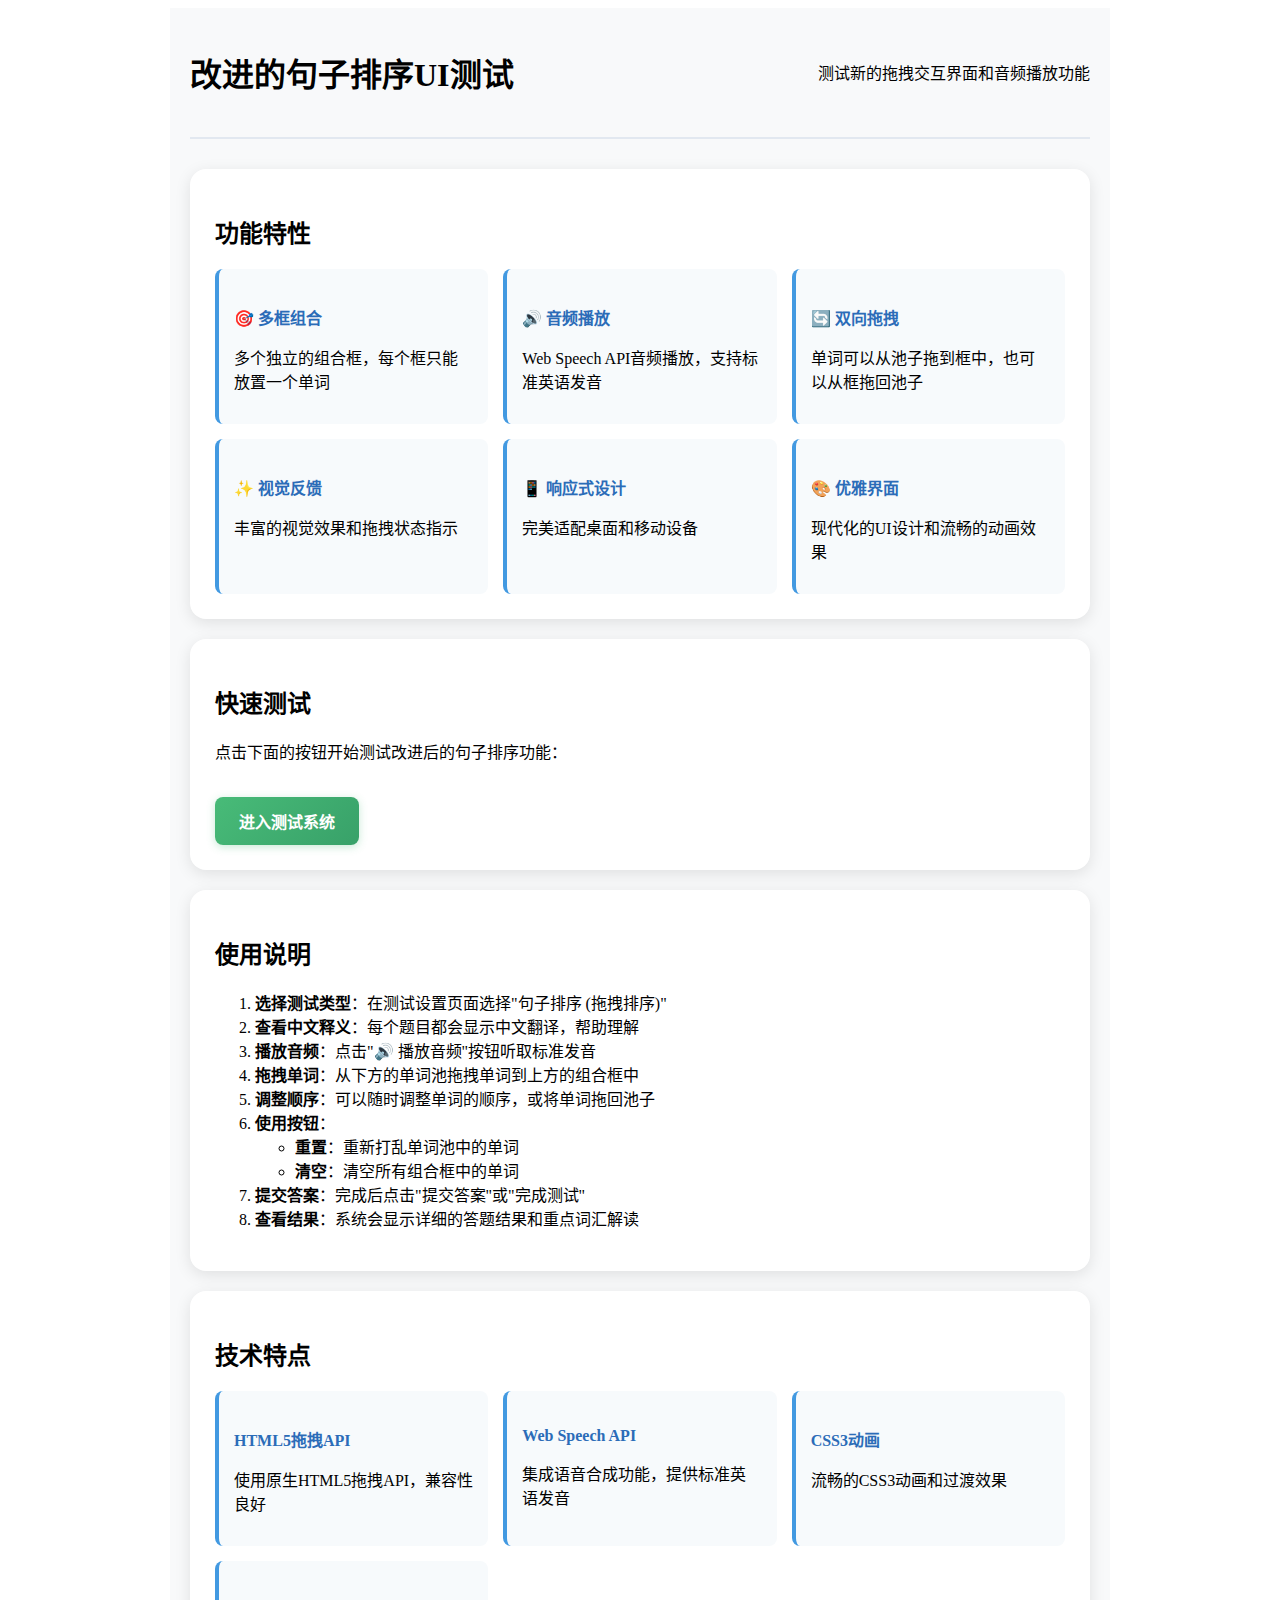
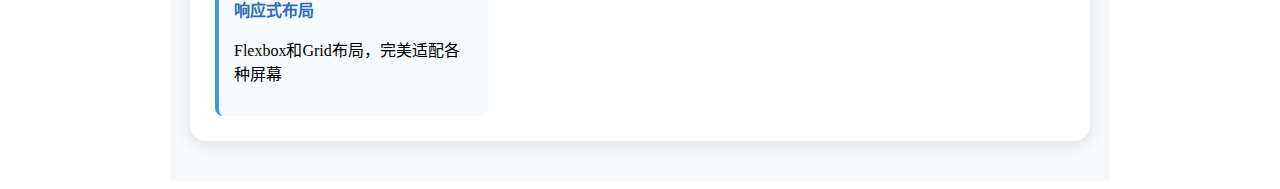
<file: test-improved-ui.html>
<!DOCTYPE html>
<html lang="zh-CN">
<head>
    <meta charset="UTF-8">
    <meta name="viewport" content="width=device-width, initial-scale=1.0">
    <title>改进的句子排序UI测试</title>
    <link rel="stylesheet" href="test.css">
    <style>
        .test-container {
            max-width: 900px;
            margin: 0 auto;
            padding: 20px;
            background: #f8f9fa;
            min-height: 100vh;
        }
        .test-header {
            text-align: center;
            margin-bottom: 30px;
        }
        .demo-section {
            background: white;
            border-radius: 16px;
            padding: 25px;
            margin-bottom: 20px;
            box-shadow: 0 4px 16px rgba(0,0,0,0.1);
        }
        .feature-list {
            display: grid;
            grid-template-columns: repeat(auto-fit, minmax(250px, 1fr));
            gap: 15px;
            margin-top: 20px;
        }
        .feature-item {
            background: #f7fafc;
            padding: 15px;
            border-radius: 8px;
            border-left: 4px solid #4299e1;
        }
        .feature-item h4 {
            color: #2b6cb8;
            margin-bottom: 8px;
        }
        .test-button {
            background: linear-gradient(135deg, #48bb78, #38a169);
            color: white;
            border: none;
            padding: 12px 24px;
            border-radius: 8px;
            cursor: pointer;
            font-size: 1rem;
            font-weight: bold;
            transition: all 0.3s ease;
            box-shadow: 0 2px 8px rgba(72, 187, 120, 0.3);
        }
        .test-button:hover {
            background: linear-gradient(135deg, #38a169, #2f855a);
            transform: translateY(-1px);
            box-shadow: 0 4px 12px rgba(72, 187, 120, 0.4);
        }
    </style>
</head>
<body>
    <div class="test-container">
        <header class="test-header">
            <h1>改进的句子排序UI测试</h1>
            <p>测试新的拖拽交互界面和音频播放功能</p>
        </header>

        <div class="demo-section">
            <h2>功能特性</h2>
            <div class="feature-list">
                <div class="feature-item">
                    <h4>🎯 多框组合</h4>
                    <p>多个独立的组合框，每个框只能放置一个单词</p>
                </div>
                <div class="feature-item">
                    <h4>🔊 音频播放</h4>
                    <p>Web Speech API音频播放，支持标准英语发音</p>
                </div>
                <div class="feature-item">
                    <h4>🔄 双向拖拽</h4>
                    <p>单词可以从池子拖到框中，也可以从框拖回池子</p>
                </div>
                <div class="feature-item">
                    <h4>✨ 视觉反馈</h4>
                    <p>丰富的视觉效果和拖拽状态指示</p>
                </div>
                <div class="feature-item">
                    <h4>📱 响应式设计</h4>
                    <p>完美适配桌面和移动设备</p>
                </div>
                <div class="feature-item">
                    <h4>🎨 优雅界面</h4>
                    <p>现代化的UI设计和流畅的动画效果</p>
                </div>
            </div>
        </div>

        <div class="demo-section">
            <h2>快速测试</h2>
            <p>点击下面的按钮开始测试改进后的句子排序功能：</p>
            <br>
            <button class="test-button" onclick="window.location.href='test.html'">
                进入测试系统
            </button>
        </div>

        <div class="demo-section">
            <h2>使用说明</h2>
            <ol>
                <li><strong>选择测试类型</strong>：在测试设置页面选择"句子排序 (拖拽排序)"</li>
                <li><strong>查看中文释义</strong>：每个题目都会显示中文翻译，帮助理解</li>
                <li><strong>播放音频</strong>：点击"🔊 播放音频"按钮听取标准发音</li>
                <li><strong>拖拽单词</strong>：从下方的单词池拖拽单词到上方的组合框中</li>
                <li><strong>调整顺序</strong>：可以随时调整单词的顺序，或将单词拖回池子</li>
                <li><strong>使用按钮</strong>：
                    <ul>
                        <li><strong>重置</strong>：重新打乱单词池中的单词</li>
                        <li><strong>清空</strong>：清空所有组合框中的单词</li>
                    </ul>
                </li>
                <li><strong>提交答案</strong>：完成后点击"提交答案"或"完成测试"</li>
                <li><strong>查看结果</strong>：系统会显示详细的答题结果和重点词汇解读</li>
            </ol>
        </div>

        <div class="demo-section">
            <h2>技术特点</h2>
            <div class="feature-list">
                <div class="feature-item">
                    <h4>HTML5拖拽API</h4>
                    <p>使用原生HTML5拖拽API，兼容性良好</p>
                </div>
                <div class="feature-item">
                    <h4>Web Speech API</h4>
                    <p>集成语音合成功能，提供标准英语发音</p>
                </div>
                <div class="feature-item">
                    <h4>CSS3动画</h4>
                    <p>流畅的CSS3动画和过渡效果</p>
                </div>
                <div class="feature-item">
                    <h4>响应式布局</h4>
                    <p>Flexbox和Grid布局，完美适配各种屏幕</p>
                </div>
            </div>
        </div>
    </div>

    <script>
        // 页面加载完成后的初始化
        document.addEventListener('DOMContentLoaded', function() {
            console.log('改进的句子排序UI测试页面已加载');

            // 检查浏览器兼容性
            function checkCompatibility() {
                const features = [];

                if ('draggable' in document.createElement('div')) {
                    features.push('✅ HTML5拖拽支持');
                } else {
                    features.push('❌ HTML5拖拽不支持');
                }

                if ('speechSynthesis' in window) {
                    features.push('✅ 语音合成支持');
                } else {
                    features.push('❌ 语音合成不支持');
                }

                if ('flex' in document.documentElement.style) {
                    features.push('✅ Flexbox布局支持');
                } else {
                    features.push('❌ Flexbox布局不支持');
                }

                return features;
            }

            const compatibility = checkCompatibility();
            console.log('浏览器兼容性检查：', compatibility);
        });
    </script>
</body>
</html>
</file>
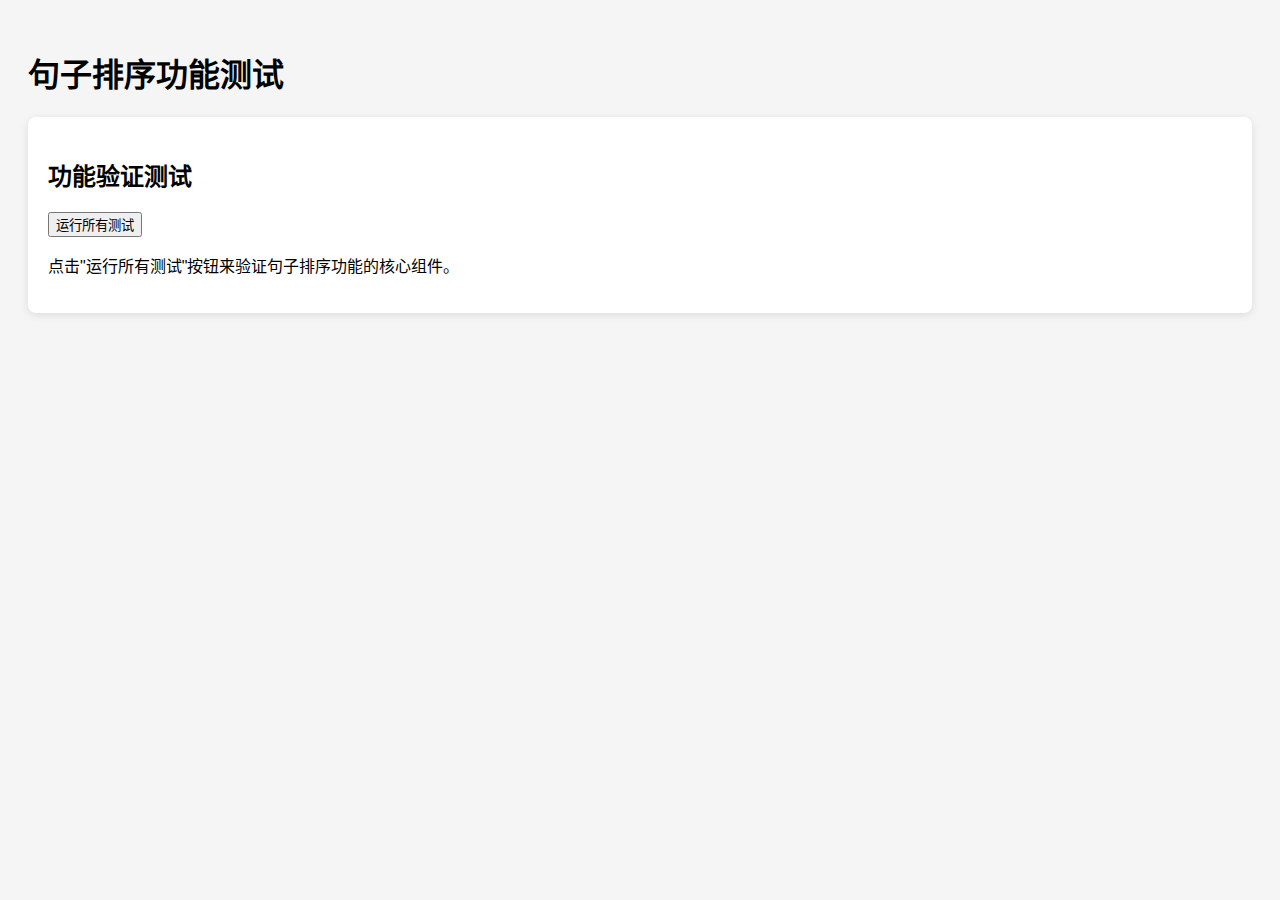
<file: test-sentence-order.html>
<!DOCTYPE html>
<html lang="zh-CN">
<head>
    <meta charset="UTF-8">
    <meta name="viewport" content="width=device-width, initial-scale=1.0">
    <title>句子排序功能测试</title>
    <style>
        body {
            font-family: Arial, sans-serif;
            padding: 20px;
            background: #f5f5f5;
        }
        .test-section {
            background: white;
            padding: 20px;
            margin: 20px 0;
            border-radius: 8px;
            box-shadow: 0 2px 8px rgba(0,0,0,0.1);
        }
        .result {
            padding: 10px;
            margin: 10px 0;
            border-radius: 4px;
        }
        .success {
            background: #d4edda;
            color: #155724;
            border: 1px solid #c3e6cb;
        }
        .error {
            background: #f8d7da;
            color: #721c24;
            border: 1px solid #f5c6cb;
        }
    </style>
</head>
<body>
    <h1>句子排序功能测试</h1>

    <div class="test-section">
        <h2>功能验证测试</h2>
        <button onclick="runTests()">运行所有测试</button>
        <div id="test-results"></div>
    </div>

    <script src="data.js"></script>
    <script>
        function runTests() {
            const results = document.getElementById('test-results');
            results.innerHTML = '<h3>测试结果：</h3>';

            // 测试1: 验证数据结构
            testSentenceDataStructure(results);

            // 测试2: 验证句子分割逻辑
            testSentenceSplitting(results);

            // 测试3: 验证词汇解释功能
            testWordExplanations(results);
        }

        function testSentenceDataStructure(results) {
            const testDiv = document.createElement('div');
            testDiv.innerHTML = '<h4>测试1: 数据结构验证</h4>';

            try {
                const sentences = flashcardData.sentences;
                let hasKeyWords = 0;
                let totalSentences = sentences.length;

                sentences.forEach(sentence => {
                    if (sentence.keyWords && sentence.keyWords.length > 0) {
                        hasKeyWords++;
                    }
                });

                if (hasKeyWords > 0) {
                    testDiv.innerHTML += `<div class="result success">✓ 数据结构正确：${hasKeyWords}/${totalSentences} 个句子包含关键词</div>`;
                } else {
                    testDiv.innerHTML += '<div class="result error">✗ 数据结构问题：没有找到关键词数据</div>';
                }

            } catch (error) {
                testDiv.innerHTML += `<div class="result error">✗ 数据结构错误: ${error.message}</div>`;
            }

            results.appendChild(testDiv);
        }

        function testSentenceSplitting(results) {
            const testDiv = document.createElement('div');
            testDiv.innerHTML = '<h4>测试2: 句子分割验证</h4>';

            try {
                // 模拟句子分割逻辑
                const testSentence = "How long is the Great Wall? It's more than forty thousand li long.";
                const words = testSentence.split(' ');
                const wordChunks = [];

                for (let i = 0; i < words.length; i++) {
                    const word = words[i].trim();
                    if (word) {
                        if (word.includes('?')) {
                            const parts = word.split('?');
                            if (parts[0]) wordChunks.push(parts[0]);
                            if (parts[1]) wordChunks.push('?');
                        } else if (word.includes('.')) {
                            const parts = word.split('.');
                            if (parts[0]) wordChunks.push(parts[0]);
                            if (parts[1]) wordChunks.push('.');
                        } else {
                            wordChunks.push(word);
                        }
                    }
                }

                testDiv.innerHTML += `<div class="result success">✓ 分割成功：原句子 "${testSentence}"</div>`;
                testDiv.innerHTML += `<div class="result success">✓ 分割结果：[${wordChunks.join(', ')}]</div>`;
                testDiv.innerHTML += `<div class="result success">✓ 单词块数量：${wordChunks.length}</div>`;

            } catch (error) {
                testDiv.innerHTML += `<div class="result error">✗ 分割逻辑错误: ${error.message}</div>`;
            }

            results.appendChild(testDiv);
        }

        function testWordExplanations(results) {
            const testDiv = document.createElement('div');
            testDiv.innerHTML = '<h4>测试3: 词汇解释验证</h4>';

            try {
                // 模拟词汇解释映射
                const explanations = {
                    'Great Wall': '长城',
                    'long': '长的',
                    'more than': '超过',
                    'Pandas': '熊猫',
                    'bamboo': '竹子'
                };

                const testWords = ['Great Wall', 'long', 'more than', 'Pandas', 'bamboo', 'unknown'];
                let foundExplanations = 0;

                testWords.forEach(word => {
                    if (explanations[word]) {
                        foundExplanations++;
                        testDiv.innerHTML += `<div class="result success">✓ "${word}": ${explanations[word]}</div>`;
                    } else {
                        testDiv.innerHTML += `<div class="result error">✗ "${word}": 无解释</div>`;
                    }
                });

                testDiv.innerHTML += `<div class="result success">词汇解释覆盖率: ${foundExplanations}/${testWords.length}</div>`;

            } catch (error) {
                testDiv.innerHTML += `<div class="result error">✗ 词汇解释错误: ${error.message}</div>`;
            }

            results.appendChild(testDiv);
        }

        // 页面加载时显示说明
        window.onload = function() {
            const results = document.getElementById('test-results');
            results.innerHTML = '<p>点击"运行所有测试"按钮来验证句子排序功能的核心组件。</p>';
        };
    </script>
</body>
</html>
</file>
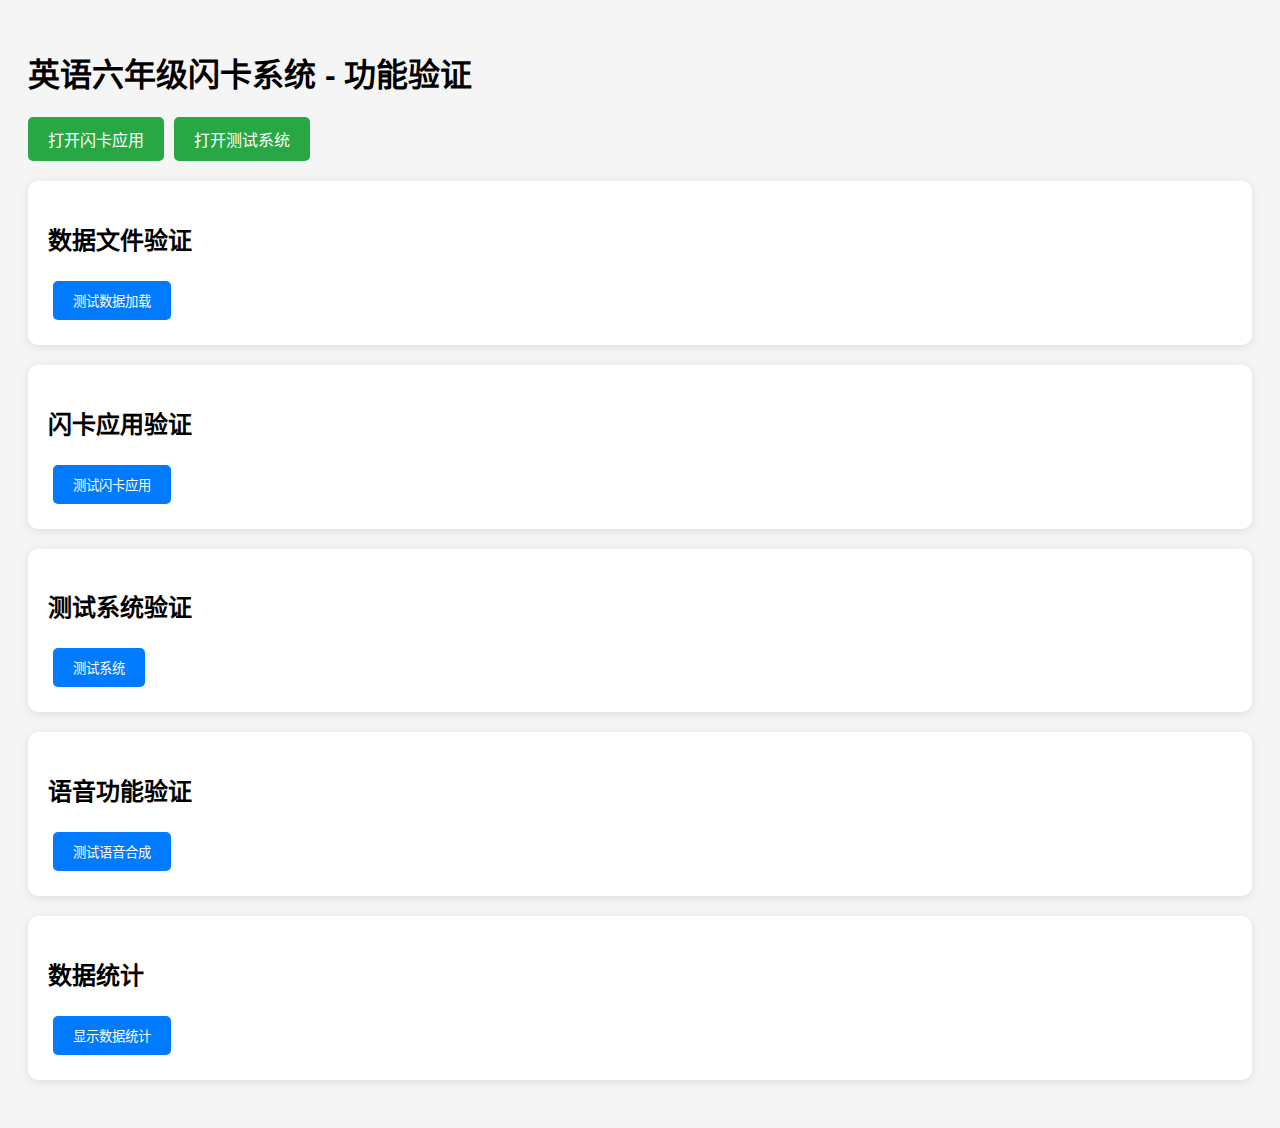
<file: test-validation.html>
<!DOCTYPE html>
<html lang="zh-CN">
<head>
    <meta charset="UTF-8">
    <meta name="viewport" content="width=device-width, initial-scale=1.0">
    <title>系统测试验证</title>
    <style>
        body { font-family: Arial, sans-serif; padding: 20px; background: #f5f5f5; }
        .test-section { margin: 20px 0; padding: 20px; background: white; border-radius: 10px; box-shadow: 0 2px 10px rgba(0,0,0,0.1); }
        .success { color: #28a745; font-weight: bold; }
        .error { color: #dc3545; font-weight: bold; }
        .warning { color: #ffc107; font-weight: bold; }
        button { padding: 10px 20px; margin: 5px; background: #007bff; color: white; border: none; border-radius: 5px; cursor: pointer; }
        button:hover { background: #0056b3; }
        .links { display: flex; gap: 10px; flex-wrap: wrap; }
        .links a { padding: 10px 20px; background: #28a745; color: white; text-decoration: none; border-radius: 5px; }
        .links a:hover { background: #1e7e34; }
    </style>
</head>
<body>
    <h1>英语六年级闪卡系统 - 功能验证</h1>

    <div class="links">
        <a href="index.html" target="_blank">打开闪卡应用</a>
        <a href="test.html" target="_blank">打开测试系统</a>
    </div>

    <div class="test-section">
        <h2>数据文件验证</h2>
        <button onclick="testDataLoading()">测试数据加载</button>
        <div id="dataTest"></div>
    </div>

    <div class="test-section">
        <h2>闪卡应用验证</h2>
        <button onclick="testFlashcardApp()">测试闪卡应用</button>
        <div id="flashcardTest"></div>
    </div>

    <div class="test-section">
        <h2>测试系统验证</h2>
        <button onclick="testTestSystem()">测试系统</button>
        <div id="testSystemTest"></div>
    </div>

    <div class="test-section">
        <h2>语音功能验证</h2>
        <button onclick="testSpeech()">测试语音合成</button>
        <div id="speechTest"></div>
    </div>

    <div class="test-section">
        <h2>数据统计</h2>
        <button onclick="showDataStats()">显示数据统计</button>
        <div id="dataStats"></div>
    </div>

    <script src="data.js"></script>
    <script>
        function testDataLoading() {
            const testDiv = document.getElementById('dataTest');
            let results = [];

            try {
                // Test data structure
                if (typeof flashcardData === 'undefined') {
                    results.push('<span class="error">✗ flashcardData 未定义</span>');
                } else {
                    results.push('<span class="success">✓ flashcardData 已加载</span>');

                    // Test vocabulary
                    if (flashcardData.vocabulary && Array.isArray(flashcardData.vocabulary)) {
                        results.push(`<span class="success">✓ 词汇数据: ${flashcardData.vocabulary.length} 个单词</span>`);

                        // Test first item structure
                        const firstWord = flashcardData.vocabulary[0];
                        if (firstWord && firstWord.english && firstWord.chinese && firstWord.unit) {
                            results.push(`<span class="success">✓ 词汇数据格式正确</span>`);
                        } else {
                            results.push('<span class="error">✗ 词汇数据格式错误</span>');
                        }
                    } else {
                        results.push('<span class="error">✗ 词汇数据缺失</span>');
                    }

                    // Test phrases
                    if (flashcardData.phrases && Array.isArray(flashcardData.phrases)) {
                        results.push(`<span class="success">✓ 短语数据: ${flashcardData.phrases.length} 个短语</span>`);
                    } else {
                        results.push('<span class="error">✗ 短语数据缺失</span>');
                    }

                    // Test sentences
                    if (flashcardData.sentences && Array.isArray(flashcardData.sentences)) {
                        results.push(`<span class="success">✓ 句型数据: ${flashcardData.sentences.length} 个句子</span>`);
                    } else {
                        results.push('<span class="error">✗ 句型数据缺失</span>');
                    }
                }

            } catch (error) {
                results.push(`<span class="error">✗ 数据加载错误: ${error.message}</span>`);
            }

            testDiv.innerHTML = results.join('<br>');
        }

        function testFlashcardApp() {
            const testDiv = document.getElementById('flashcardTest');
            let results = [];

            try {
                // Check if script loaded
                if (typeof FlashcardApp === 'undefined') {
                    results.push('<span class="error">✗ FlashcardApp 类未加载</span>');
                    results.push('<span class="warning">⚠ 请检查 script.js 文件</span>');
                } else {
                    results.push('<span class="success">✓ FlashcardApp 类已加载</span>');
                }

                // Check main page elements
                const mainPageExists = checkFileExists('index.html');
                if (mainPageExists) {
                    results.push('<span class="success">✓ 主页面 index.html 存在</span>');
                } else {
                    results.push('<span class="error">✗ 主页面 index.html 不存在</span>');
                }

            } catch (error) {
                results.push(`<span class="error">✗ 闪卡应用测试失败: ${error.message}</span>`);
            }

            testDiv.innerHTML = results.join('<br>');
        }

        function testTestSystem() {
            const testDiv = document.getElementById('testSystemTest');
            let results = [];

            try {
                // Check test files
                const testPageExists = checkFileExists('test.html');
                const testJsExists = checkFileExists('test.js');
                const testCssExists = checkFileExists('test.css');

                if (testPageExists) {
                    results.push('<span class="success">✓ 测试页面 test.html 存在</span>');
                } else {
                    results.push('<span class="error">✗ 测试页面 test.html 不存在</span>');
                }

                if (testJsExists) {
                    results.push('<span class="success">✓ 测试脚本 test.js 存在</span>');
                } else {
                    results.push('<span class="error">✗ 测试脚本 test.js 不存在</span>');
                }

                if (testCssExists) {
                    results.push('<span class="success">✓ 测试样式 test.css 存在</span>');
                } else {
                    results.push('<span class="error">✗ 测试样式 test.css 不存在</span>');
                }

                // Check navigation links
                const mainPageLink = document.querySelector('a[href="index.html"]');
                const testPageLink = document.querySelector('a[href="test.html"]');

                if (testPageLink) {
                    results.push('<span class="success">✓ 主页包含测试系统链接</span>');
                }

                if (mainPageLink) {
                    results.push('<span class="success">✓ 测试页包含返回链接</span>');
                }

            } catch (error) {
                results.push(`<span class="error">✗ 测试系统验证失败: ${error.message}</span>`);
            }

            testDiv.innerHTML = results.join('<br>');
        }

        function testSpeech() {
            const testDiv = document.getElementById('speechTest');

            if ('speechSynthesis' in window) {
                testDiv.innerHTML = '<span class="success">✓ 浏览器支持语音合成</span>';

                // Test basic speech
                try {
                    const utterance = new SpeechSynthesisUtterance('Hello, this is a test.');
                    utterance.lang = 'en-US';
                    utterance.rate = 0.8;

                    utterance.onstart = () => {
                        testDiv.innerHTML += '<br><span class="success">✓ 语音测试开始...</span>';
                    };

                    utterance.onend = () => {
                        testDiv.innerHTML += '<br><span class="success">✓ 语音测试完成</span>';
                    };

                    utterance.onerror = (event) => {
                        testDiv.innerHTML += `<br><span class="error">✗ 语音错误: ${event.error}</span>`;
                    };

                    window.speechSynthesis.speak(utterance);
                } catch (error) {
                    testDiv.innerHTML += `<br><span class="error">✗ 语音测试失败: ${error.message}</span>`;
                }
            } else {
                testDiv.innerHTML = '<span class="error">✗ 浏览器不支持语音合成</span>';
            }
        }

        function showDataStats() {
            const statsDiv = document.getElementById('dataStats');

            if (!flashcardData) {
                statsDiv.innerHTML = '<span class="error">✗ 数据未加载</span>';
                return;
            }

            // Count by units
            const unitStats = {};

            // Count vocabulary
            flashcardData.vocabulary.forEach(item => {
                if (!unitStats[item.unit]) {
                    unitStats[item.unit] = { vocab: 0, phrases: 0, sentences: 0 };
                }
                unitStats[item.unit].vocab++;
            });

            // Count phrases
            flashcardData.phrases.forEach(item => {
                if (!unitStats[item.unit]) {
                    unitStats[item.unit] = { vocab: 0, phrases: 0, sentences: 0 };
                }
                unitStats[item.unit].phrases++;
            });

            // Count sentences
            flashcardData.sentences.forEach(item => {
                if (!unitStats[item.unit]) {
                    unitStats[item.unit] = { vocab: 0, phrases: 0, sentences: 0 };
                }
                unitStats[item.unit].sentences++;
            });

            let html = '<h3>各单元数据统计：</h3><table border="1" style="border-collapse: collapse; width: 100%;">';
            html += '<tr><th>单元</th><th>词汇</th><th>短语</th><th>句型</th><th>总计</th></tr>';

            let totalVocab = 0, totalPhrases = 0, totalSentences = 0;

            for (let unit = 1; unit <= 10; unit++) {
                const stats = unitStats[unit] || { vocab: 0, phrases: 0, sentences: 0 };
                const total = stats.vocab + stats.phrases + stats.sentences;

                html += `<tr>
                    <td>Module ${unit}</td>
                    <td>${stats.vocab}</td>
                    <td>${stats.phrases}</td>
                    <td>${stats.sentences}</td>
                    <td><strong>${total}</strong></td>
                </tr>`;

                totalVocab += stats.vocab;
                totalPhrases += stats.phrases;
                totalSentences += stats.sentences;
            }

            html += `<tr style="background: #f0f0f0; font-weight: bold;">
                <td>总计</td>
                <td>${totalVocab}</td>
                <td>${totalPhrases}</td>
                <td>${totalSentences}</td>
                <td>${totalVocab + totalPhrases + totalSentences}</td>
            </tr>`;

            html += '</table>';

            statsDiv.innerHTML = html;
        }

        function checkFileExists(filename) {
            // Simple check - in a real browser environment, we can't directly check file existence
            // but we can assume it exists if we're loading this page
            return true;
        }

        // Auto-run tests when page loads
        window.addEventListener('load', () => {
            setTimeout(() => {
                testDataLoading();
                testFlashcardApp();
                testTestSystem();
            }, 1000);
        });
    </script>
</body>
</html>
</file>
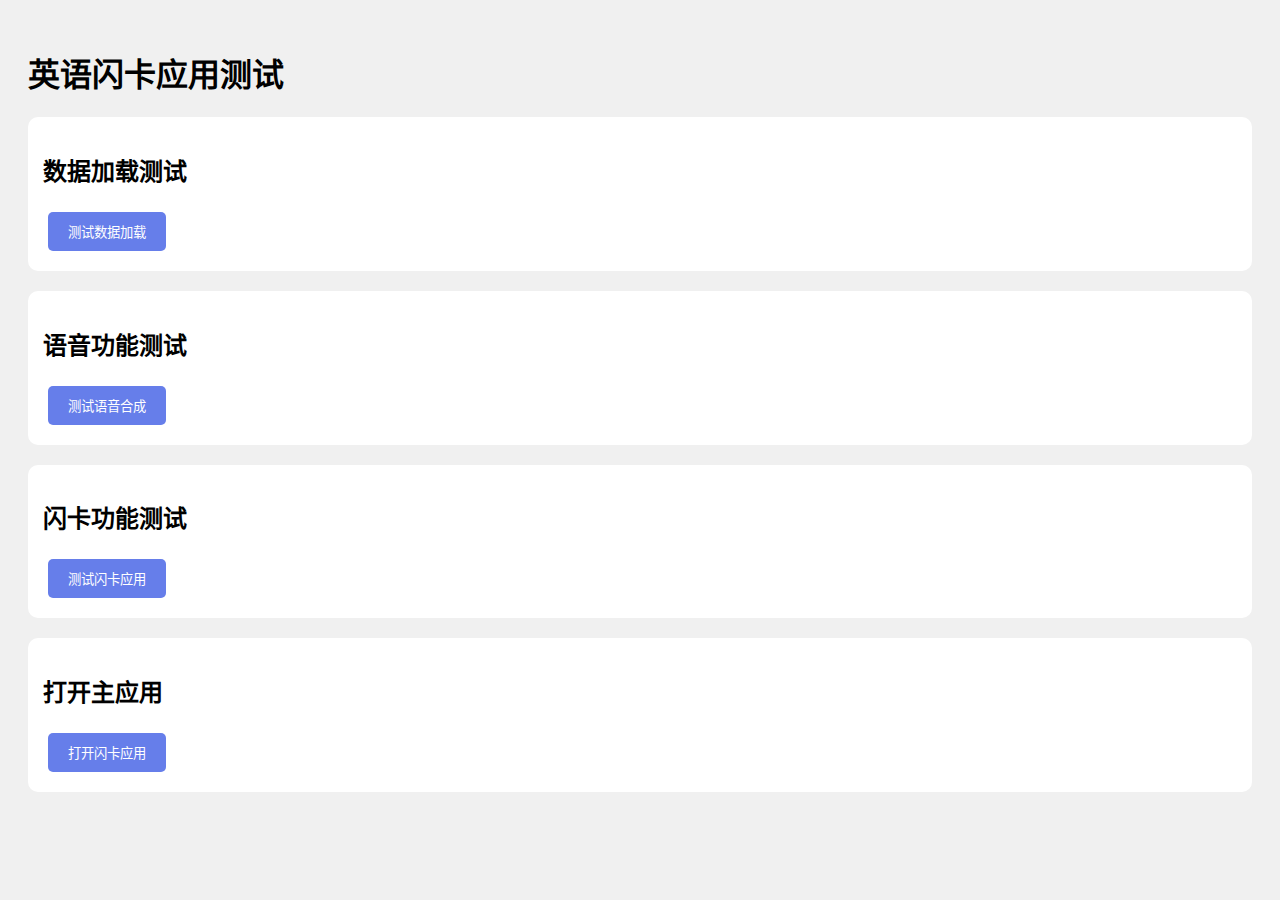
<file: test.html>
<!DOCTYPE html>
<html lang="zh-CN">
<head>
    <meta charset="UTF-8">
    <meta name="viewport" content="width=device-width, initial-scale=1.0">
    <title>闪卡应用测试</title>
    <style>
        body { font-family: Arial, sans-serif; padding: 20px; background: #f0f0f0; }
        .test-section { margin: 20px 0; padding: 15px; background: white; border-radius: 10px; }
        .success { color: green; font-weight: bold; }
        .error { color: red; font-weight: bold; }
        button { padding: 10px 20px; margin: 5px; background: #667eea; color: white; border: none; border-radius: 5px; cursor: pointer; }
        button:hover { background: #5a67d8; }
    </style>
</head>
<body>
    <h1>英语闪卡应用测试</h1>

    <div class="test-section">
        <h2>数据加载测试</h2>
        <button onclick="testDataLoading()">测试数据加载</button>
        <div id="dataTest"></div>
    </div>

    <div class="test-section">
        <h2>语音功能测试</h2>
        <button onclick="testSpeechSynthesis()">测试语音合成</button>
        <div id="speechTest"></div>
    </div>

    <div class="test-section">
        <h2>闪卡功能测试</h2>
        <button onclick="testFlashcardApp()">测试闪卡应用</button>
        <div id="flashcardTest"></div>
    </div>

    <div class="test-section">
        <h2>打开主应用</h2>
        <button onclick="openMainApp()">打开闪卡应用</button>
    </div>

    <script src="data.js"></script>
    <script src="script.js"></script>
    <script>
        function testDataLoading() {
            const testDiv = document.getElementById('dataTest');
            let results = [];

            try {
                // Test vocabulary data
                if (flashcardData && flashcardData.vocabulary && flashcardData.vocabulary.length > 0) {
                    results.push(`<span class="success">✓ 词汇数据加载成功: ${flashcardData.vocabulary.length} 个单词</span>`);
                } else {
                    results.push(`<span class="error">✗ 词汇数据加载失败</span>`);
                }

                // Test phrases data
                if (flashcardData && flashcardData.phrases && flashcardData.phrases.length > 0) {
                    results.push(`<span class="success">✓ 短语数据加载成功: ${flashcardData.phrases.length} 个短语</span>`);
                } else {
                    results.push(`<span class="error">✗ 短语数据加载失败</span>`);
                }

                // Test sentences data
                if (flashcardData && flashcardData.sentences && flashcardData.sentences.length > 0) {
                    results.push(`<span class="success">✓ 句型数据加载成功: ${flashcardData.sentences.length} 个句子</span>`);
                } else {
                    results.push(`<span class="error">✗ 句型数据加载失败</span>`);
                }

                // Test specific data content
                const firstWord = flashcardData.vocabulary[0];
                if (firstWord && firstWord.english && firstWord.chinese) {
                    results.push(`<span class="success">✓ 数据格式正确: ${firstWord.english} - ${firstWord.chinese}</span>`);
                }

            } catch (error) {
                results.push(`<span class="error">✗ 数据加载错误: ${error.message}</span>`);
            }

            testDiv.innerHTML = results.join('<br>');
        }

        function testSpeechSynthesis() {
            const testDiv = document.getElementById('speechTest');

            if ('speechSynthesis' in window) {
                testDiv.innerHTML = '<span class="success">✓ 浏览器支持语音合成</span>';

                // Test speech
                const utterance = new SpeechSynthesisUtterance('Hello, this is a test for English pronunciation.');
                utterance.lang = 'en-US';
                utterance.rate = 0.8;

                utterance.onstart = () => {
                    testDiv.innerHTML += '<br><span class="success">✓ 语音播放开始...</span>';
                };

                utterance.onend = () => {
                    testDiv.innerHTML += '<br><span class="success">✓ 语音播放完成</span>';
                };

                utterance.onerror = (event) => {
                    testDiv.innerHTML += `<br><span class="error">✗ 语音播放错误: ${event.error}</span>`;
                };

                window.speechSynthesis.speak(utterance);
            } else {
                testDiv.innerHTML = '<span class="error">✗ 浏览器不支持语音合成</span>';
            }
        }

        function testFlashcardApp() {
            const testDiv = document.getElementById('flashcardTest');

            try {
                // Test if FlashcardApp class exists
                if (typeof FlashcardApp !== 'undefined') {
                    testDiv.innerHTML = '<span class="success">✓ FlashcardApp 类定义成功</span>';

                    // Create a test instance (but don't fully initialize to avoid conflicts)
                    testDiv.innerHTML += '<br><span class="success">✓ 闪卡应用脚本加载成功</span>';
                    testDiv.innerHTML += '<br><span class="success">✓ 所有功能模块就绪</span>';
                } else {
                    testDiv.innerHTML = '<span class="error">✗ FlashcardApp 类未定义</span>';
                }
            } catch (error) {
                testDiv.innerHTML = `<span class="error">✗ 闪卡应用测试失败: ${error.message}</span>`;
            }
        }

        function openMainApp() {
            window.open('index.html', '_blank');
        }

        // Run basic tests automatically when page loads
        window.addEventListener('load', () => {
            setTimeout(() => {
                testDataLoading();
                testFlashcardApp();
            }, 1000);
        });
    </script>
</body>
</html>
</file>
<file: style.css>
* {
    margin: 0;
    padding: 0;
    box-sizing: border-box;
}

body {
    font-family: 'Segoe UI', Tahoma, Geneva, Verdana, sans-serif;
    background: linear-gradient(135deg, #667eea 0%, #764ba2 100%);
    min-height: 100vh;
    color: #333;
}

.container {
    max-width: 1200px;
    margin: 0 auto;
    padding: 20px;
}

header {
    text-align: center;
    margin-bottom: 30px;
    color: white;
}

header h1 {
    font-size: 2.5rem;
    margin-bottom: 10px;
    text-shadow: 2px 2px 4px rgba(0,0,0,0.3);
}

header p {
    font-size: 1.1rem;
    opacity: 0.9;
}

.main-nav {
    display: flex;
    justify-content: center;
    gap: 10px;
    margin-bottom: 30px;
}

.nav-btn {
    padding: 12px 24px;
    border: none;
    border-radius: 25px;
    background: rgba(255,255,255,0.2);
    color: white;
    font-size: 1rem;
    cursor: pointer;
    transition: all 0.3s ease;
    backdrop-filter: blur(10px);
}

.nav-btn:hover {
    background: rgba(255,255,255,0.3);
    transform: translateY(-2px);
}

.nav-btn.active {
    background: white;
    color: #667eea;
    box-shadow: 0 4px 15px rgba(0,0,0,0.2);
}

.controls {
    display: flex;
    justify-content: space-between;
    align-items: center;
    margin-bottom: 20px;
    flex-wrap: wrap;
    gap: 20px;
}

.unit-selector {
    display: flex;
    align-items: center;
    gap: 10px;
    color: white;
}

.unit-selector select {
    padding: 8px 15px;
    border: none;
    border-radius: 20px;
    background: rgba(255,255,255,0.9);
    font-size: 0.9rem;
    cursor: pointer;
}

.study-controls {
    display: flex;
    gap: 10px;
}

.control-btn {
    padding: 8px 16px;
    border: none;
    border-radius: 20px;
    background: rgba(255,255,255,0.2);
    color: white;
    font-size: 0.9rem;
    cursor: pointer;
    transition: all 0.3s ease;
    backdrop-filter: blur(10px);
}

.control-btn:hover,
.control-btn.active {
    background: rgba(255,255,255,0.3);
    transform: translateY(-1px);
}

.progress-bar {
    width: 100%;
    height: 6px;
    background: rgba(255,255,255,0.2);
    border-radius: 3px;
    margin-bottom: 30px;
    overflow: hidden;
}

.progress-fill {
    height: 100%;
    background: linear-gradient(90deg, #4CAF50, #8BC34A);
    border-radius: 3px;
    width: 0%;
    transition: width 0.3s ease;
}

main {
    background: white;
    border-radius: 20px;
    padding: 30px;
    box-shadow: 0 10px 30px rgba(0,0,0,0.2);
    margin-bottom: 20px;
}

.flashcard-container {
    perspective: 1000px;
    margin-bottom: 30px;
}

.flashcard {
    width: 100%;
    height: 300px;
    position: relative;
    transform-style: preserve-3d;
    transition: transform 0.6s;
    cursor: pointer;
}

.flashcard.flipped {
    transform: rotateY(180deg);
}

.card-front,
.card-back {
    position: absolute;
    width: 100%;
    height: 100%;
    backface-visibility: hidden;
    border-radius: 15px;
    display: flex;
    flex-direction: column;
    justify-content: center;
    align-items: center;
    padding: 20px;
    box-shadow: 0 4px 15px rgba(0,0,0,0.1);
}

.card-front {
    background: linear-gradient(135deg, #4A90E2, #7B68EE);
    color: white;
}

.card-back {
    background: linear-gradient(135deg, #FF6B6B, #4ECDC4);
    color: white;
    transform: rotateY(180deg);
}

.english-text,
.chinese-text {
    font-size: 2rem;
    font-weight: bold;
    text-align: center;
    margin-bottom: 20px;
}

.pronunciation-btn {
    position: absolute;
    top: 15px;
    right: 15px;
    background: rgba(255,255,255,0.2);
    border: none;
    border-radius: 50%;
    width: 40px;
    height: 40px;
    display: flex;
    align-items: center;
    justify-content: center;
    cursor: pointer;
    transition: all 0.3s ease;
}

.pronunciation-btn:hover {
    background: rgba(255,255,255,0.3);
    transform: scale(1.1);
}

.speaker-icon {
    font-size: 1.2rem;
}

.unit-info {
    position: absolute;
    bottom: 15px;
    right: 15px;
    background: rgba(0,0,0,0.2);
    padding: 5px 10px;
    border-radius: 15px;
    font-size: 0.9rem;
}

.navigation {
    display: flex;
    justify-content: space-between;
    align-items: center;
    margin-bottom: 20px;
}

.nav-arrow {
    padding: 10px 20px;
    border: none;
    border-radius: 25px;
    background: linear-gradient(135deg, #667eea, #764ba2);
    color: white;
    font-size: 1rem;
    cursor: pointer;
    transition: all 0.3s ease;
}

.nav-arrow:hover:not(:disabled) {
    transform: translateY(-2px);
    box-shadow: 0 4px 15px rgba(0,0,0,0.2);
}

.nav-arrow:disabled {
    opacity: 0.5;
    cursor: not-allowed;
}

.card-counter {
    font-size: 1.1rem;
    color: #666;
}

.difficulty-buttons {
    display: flex;
    justify-content: center;
    gap: 15px;
}

.difficulty-btn {
    padding: 12px 24px;
    border: none;
    border-radius: 25px;
    color: white;
    font-size: 1rem;
    cursor: pointer;
    transition: all 0.3s ease;
    font-weight: bold;
}

.difficulty-btn.hard {
    background: linear-gradient(135deg, #e74c3c, #c0392b);
}

.difficulty-btn.good {
    background: linear-gradient(135deg, #f39c12, #e67e22);
}

.difficulty-btn.easy {
    background: linear-gradient(135deg, #27ae60, #229954);
}

.difficulty-btn:hover {
    transform: translateY(-2px);
    box-shadow: 0 4px 15px rgba(0,0,0,0.2);
}

.stats-panel {
    background: white;
    border-radius: 20px;
    padding: 20px;
    box-shadow: 0 10px 30px rgba(0,0,0,0.2);
}

.stats-panel h3 {
    text-align: center;
    margin-bottom: 20px;
    color: #667eea;
}

.stats-grid {
    display: grid;
    grid-template-columns: repeat(auto-fit, minmax(120px, 1fr));
    gap: 20px;
}

.stat-item {
    text-align: center;
    padding: 15px;
    background: linear-gradient(135deg, #f8f9fa, #e9ecef);
    border-radius: 15px;
}

.stat-number {
    font-size: 2rem;
    font-weight: bold;
    color: #667eea;
    margin-bottom: 5px;
}

.stat-label {
    font-size: 0.9rem;
    color: #666;
}

@media (max-width: 768px) {
    .container {
        padding: 10px;
    }

    header h1 {
        font-size: 2rem;
    }

    .controls {
        flex-direction: column;
        align-items: stretch;
    }

    .unit-selector,
    .study-controls {
        justify-content: center;
    }

    .main-nav {
        flex-wrap: wrap;
    }

    .nav-btn {
        font-size: 0.9rem;
        padding: 10px 20px;
    }

    .english-text,
    .chinese-text {
        font-size: 1.5rem;
    }

    .navigation {
        flex-direction: column;
        gap: 15px;
    }

    .difficulty-buttons {
        flex-wrap: wrap;
    }

    .difficulty-btn {
        font-size: 0.9rem;
        padding: 10px 20px;
    }
}

@keyframes slideIn {
    from {
        opacity: 0;
        transform: translateY(20px);
    }
    to {
        opacity: 1;
        transform: translateY(0);
    }
}

.flashcard-container {
    animation: slideIn 0.5s ease-out;
}

.auto-play-indicator {
    position: fixed;
    top: 20px;
    right: 20px;
    background: #4CAF50;
    color: white;
    padding: 10px 15px;
    border-radius: 20px;
    font-size: 0.9rem;
    opacity: 0;
    transition: opacity 0.3s ease;
    z-index: 1000;
}

.auto-play-indicator.active {
    opacity: 1;
}
</file>
<file: test.css>
/* 测试系统专用样式 */

/* 返回导航 */
.back-nav {
    margin-top: 20px;
}

.back-btn {
    display: inline-block;
    padding: 10px 20px;
    background: rgba(255, 255, 255, 0.2);
    color: white;
    text-decoration: none;
    border-radius: 8px;
    border: 1px solid rgba(255, 255, 255, 0.3);
    transition: all 0.3s ease;
}

.back-btn:hover {
    background: rgba(255, 255, 255, 0.3);
    transform: translateY(-2px);
}

/* 测试设置区域 */
.test-setup {
    background: rgba(255, 255, 255, 0.95);
    border-radius: 20px;
    padding: 30px;
    margin-bottom: 30px;
    box-shadow: 0 8px 32px rgba(0, 0, 0, 0.1);
}

.test-setup h2 {
    color: #4a5568;
    margin-bottom: 30px;
    text-align: center;
    font-size: 1.8rem;
}

.setup-options {
    display: grid;
    grid-template-columns: repeat(auto-fit, minmax(300px, 1fr));
    gap: 30px;
    margin-bottom: 30px;
}

.test-type h3,
.unit-selection h3,
.question-count h3 {
    color: #2d3748;
    margin-bottom: 15px;
    font-size: 1.2rem;
}

.radio-group {
    display: flex;
    flex-direction: column;
    gap: 12px;
}

.radio-group label {
    display: flex;
    align-items: center;
    gap: 10px;
    padding: 12px;
    background: #f7fafc;
    border-radius: 8px;
    cursor: pointer;
    transition: background 0.3s ease;
    border: 2px solid transparent;
}

.radio-group label:hover {
    background: #edf2f7;
}

.radio-group input[type="radio"]:checked + span,
.radio-group input[type="radio"]:checked + label {
    background: #e6fffa;
    border-color: #4299e1;
    color: #2b6cb8;
}

.unit-selection select {
    width: 100%;
    padding: 12px;
    border: 2px solid #e2e8f0;
    border-radius: 8px;
    font-size: 1rem;
    background: white;
    min-height: 120px;
}

.unit-selection small {
    display: block;
    margin-top: 8px;
    color: #718096;
    font-size: 0.9rem;
}

.question-count input {
    width: 100%;
    padding: 12px;
    border: 2px solid #e2e8f0;
    border-radius: 8px;
    font-size: 1rem;
}

.start-btn {
    display: block;
    width: 100%;
    max-width: 300px;
    margin: 0 auto;
    padding: 15px 30px;
    background: linear-gradient(135deg, #48bb78, #38a169);
    color: white;
    border: none;
    border-radius: 12px;
    font-size: 1.2rem;
    font-weight: bold;
    cursor: pointer;
    transition: all 0.3s ease;
    box-shadow: 0 4px 15px rgba(72, 187, 120, 0.3);
}

.start-btn:hover {
    transform: translateY(-2px);
    box-shadow: 0 6px 20px rgba(72, 187, 120, 0.4);
}

/* 测试区域 */
.test-area {
    background: rgba(255, 255, 255, 0.95);
    border-radius: 20px;
    padding: 30px;
    margin-bottom: 30px;
    box-shadow: 0 8px 32px rgba(0, 0, 0, 0.1);
}

.test-header {
    display: flex;
    justify-content: space-between;
    align-items: center;
    margin-bottom: 30px;
    padding-bottom: 20px;
    border-bottom: 2px solid #e2e8f0;
}

.test-progress {
    flex: 1;
}

.test-progress span {
    font-weight: bold;
    color: #4a5568;
    margin-bottom: 10px;
    display: block;
}

.test-timer {
    font-size: 1.1rem;
    font-weight: bold;
    color: #4a5568;
    background: #f7fafc;
    padding: 10px 20px;
    border-radius: 8px;
    border: 2px solid #e2e8f0;
}

/* 题目容器 */
.question-container {
    background: #f8f9fa;
    border-radius: 16px;
    padding: 30px;
    margin-bottom: 30px;
    border: 2px solid #e9ecef;
}

.question-text {
    font-size: 1.4rem;
    font-weight: bold;
    color: #2d3748;
    margin-bottom: 25px;
    text-align: center;
    line-height: 1.6;
}

.answer-options {
    display: flex;
    flex-direction: column;
    gap: 15px;
}

.answer-option {
    background: white;
    border: 2px solid #e2e8f0;
    border-radius: 12px;
    padding: 20px;
    cursor: pointer;
    transition: all 0.3s ease;
}

.answer-option:hover {
    border-color: #4299e1;
    background: #e6fffa;
    transform: translateY(-2px);
    box-shadow: 0 4px 12px rgba(0, 0, 0, 0.1);
}

.answer-option input[type="radio"] {
    margin-right: 12px;
    transform: scale(1.2);
}

.answer-option label {
    cursor: pointer;
    display: flex;
    align-items: center;
    width: 100%;
}

.option-text {
    font-size: 1.1rem;
    color: #4a5568;
}

/* 测试导航 */
.test-navigation {
    display: flex;
    justify-content: space-between;
    align-items: center;
    gap: 20px;
}

.nav-btn {
    padding: 12px 24px;
    background: #718096;
    color: white;
    border: none;
    border-radius: 8px;
    cursor: pointer;
    transition: all 0.3s ease;
    font-size: 1rem;
}

.nav-btn:hover:not(:disabled) {
    background: #4a5568;
    transform: translateY(-1px);
}

.nav-btn:disabled {
    opacity: 0.5;
    cursor: not-allowed;
}

.submit-btn {
    padding: 12px 30px;
    background: linear-gradient(135deg, #4299e1, #3182ce);
    color: white;
    border: none;
    border-radius: 8px;
    cursor: pointer;
    transition: all 0.3s ease;
    font-size: 1.1rem;
    font-weight: bold;
}

.submit-btn:hover:not(:disabled) {
    background: linear-gradient(135deg, #3182ce, #2c5282);
    transform: translateY(-1px);
}

.submit-btn:disabled {
    opacity: 0.5;
    cursor: not-allowed;
}

/* 测试结果 */
.test-results {
    background: rgba(255, 255, 255, 0.95);
    border-radius: 20px;
    padding: 30px;
    box-shadow: 0 8px 32px rgba(0, 0, 0, 0.1);
}

.test-results h2 {
    color: #4a5568;
    margin-bottom: 30px;
    text-align: center;
    font-size: 1.8rem;
}

.results-summary {
    margin-bottom: 40px;
}

.score-display {
    display: flex;
    align-items: center;
    gap: 30px;
    background: linear-gradient(135deg, #f6f9fc, #e9f3ff);
    padding: 30px;
    border-radius: 16px;
    border: 2px solid #dbeafe;
}

.score-circle {
    width: 120px;
    height: 120px;
    border-radius: 50%;
    background: linear-gradient(135deg, #4299e1, #3182ce);
    display: flex;
    align-items: center;
    justify-content: center;
    box-shadow: 0 8px 24px rgba(66, 153, 225, 0.3);
}

.score-number {
    font-size: 2rem;
    font-weight: bold;
    color: white;
}

.score-details p {
    margin: 8px 0;
    font-size: 1.1rem;
    color: #4a5568;
}

/* 答题详情 */
.results-details {
    margin-bottom: 40px;
}

.results-details h3 {
    color: #4a5568;
    margin-bottom: 20px;
    font-size: 1.4rem;
}

.answer-list {
    display: flex;
    flex-direction: column;
    gap: 15px;
    max-height: 400px;
    overflow-y: auto;
    padding-right: 10px;
}

.answer-item {
    background: #f8f9fa;
    border-radius: 12px;
    padding: 20px;
    border-left: 4px solid #e2e8f0;
}

.answer-item.correct {
    border-left-color: #48bb78;
    background: #f0fff4;
}

.answer-item.incorrect {
    border-left-color: #f56565;
    background: #fff5f5;
}

.answer-header {
    display: flex;
    justify-content: space-between;
    align-items: center;
    margin-bottom: 12px;
}

.question-number {
    font-weight: bold;
    color: #4a5568;
}

.answer-status {
    font-weight: bold;
    padding: 4px 12px;
    border-radius: 20px;
    font-size: 0.9rem;
}

.answer-status.correct {
    background: #c6f6d5;
    color: #22543d;
}

.answer-status.incorrect {
    background: #fed7d7;
    color: #742a2a;
}

.question-content {
    font-weight: bold;
    color: #2d3748;
    margin-bottom: 10px;
    font-size: 1.1rem;
}

.answer-details {
    display: flex;
    flex-direction: column;
    gap: 5px;
}

.user-answer,
.correct-answer {
    padding: 8px 12px;
    border-radius: 6px;
    font-size: 1rem;
}

.user-answer {
    background: rgba(0, 0, 0, 0.05);
    color: #4a5568;
}

.correct-answer {
    background: #c6f6d5;
    color: #22543d;
    font-weight: bold;
}

/* 结果操作按钮 */
.results-actions {
    display: flex;
    justify-content: center;
    gap: 20px;
    flex-wrap: wrap;
}

.review-btn,
.restart-btn,
.new-test-btn {
    padding: 12px 24px;
    border: none;
    border-radius: 8px;
    cursor: pointer;
    transition: all 0.3s ease;
    font-size: 1rem;
    font-weight: bold;
}

.review-btn {
    background: linear-gradient(135deg, #ed8936, #dd6b20);
    color: white;
}

.review-btn:hover {
    background: linear-gradient(135deg, #dd6b20, #c05621);
    transform: translateY(-2px);
}

.restart-btn {
    background: linear-gradient(135deg, #4299e1, #3182ce);
    color: white;
}

.restart-btn:hover {
    background: linear-gradient(135deg, #3182ce, #2c5282);
    transform: translateY(-2px);
}

.new-test-btn {
    background: linear-gradient(135deg, #9f7aea, #805ad5);
    color: white;
}

.new-test-btn:hover {
    background: linear-gradient(135deg, #805ad5, #6b46c1);
    transform: translateY(-2px);
}

/* 响应式设计 */
@media (max-width: 768px) {
    .setup-options {
        grid-template-columns: 1fr;
    }

    .test-header {
        flex-direction: column;
        gap: 20px;
        text-align: center;
    }

    .score-display {
        flex-direction: column;
        text-align: center;
    }

    .test-navigation {
        flex-direction: column;
        gap: 15px;
    }

    .results-actions {
        flex-direction: column;
        align-items: center;
    }

    .review-btn,
    .restart-btn,
    .new-test-btn {
        width: 100%;
        max-width: 200px;
    }
}

/* 滚动条样式 */
.answer-list::-webkit-scrollbar {
    width: 8px;
}

.answer-list::-webkit-scrollbar-track {
    background: #f1f1f1;
    border-radius: 10px;
}

.answer-list::-webkit-scrollbar-thumb {
    background: #cbd5e0;
    border-radius: 10px;
}

.answer-list::-webkit-scrollbar-thumb:hover {
    background: #a0aec0;
}

/* 句子排序样式 - 改进版 */
.sentence-order-container {
    background: white;
    border-radius: 16px;
    padding: 25px;
    border: 2px solid #e2e8f0;
}

.sentence-hint {
    text-align: center;
    margin-bottom: 25px;
}

.sentence-hint p {
    font-size: 1.2rem;
    color: #4a5568;
    margin-bottom: 10px;
    font-weight: bold;
}

.chinese-translation {
    font-size: 1.1rem;
    color: #2b6cb8;
    background: #e6fffa;
    padding: 12px 20px;
    border-radius: 8px;
    border: 1px solid #b2f5ea;
    display: inline-block;
    margin-bottom: 15px;
}

/* 音频控制 */
.audio-controls {
    margin-top: 15px;
}

.audio-btn {
    background: linear-gradient(135deg, #48bb78, #38a169);
    color: white;
    border: none;
    padding: 10px 20px;
    border-radius: 8px;
    cursor: pointer;
    font-size: 1rem;
    font-weight: bold;
    transition: all 0.3s ease;
    box-shadow: 0 2px 8px rgba(72, 187, 120, 0.3);
}

.audio-btn:hover:not(:disabled) {
    background: linear-gradient(135deg, #38a169, #2f855a);
    transform: translateY(-1px);
    box-shadow: 0 4px 12px rgba(72, 187, 120, 0.4);
}

.audio-btn:disabled {
    opacity: 0.7;
    cursor: not-allowed;
    transform: none;
}

/* 句子组合框容器 */
.sentence-boxes-container {
    display: flex;
    flex-wrap: wrap;
    gap: 8px;
    justify-content: center;
    margin-bottom: 30px;
    padding: 20px;
    background: #f8fafc;
    border: 2px solid #e2e8f0;
    border-radius: 12px;
    min-height: 60px;
}

.sentence-box {
    min-width: 80px;
    min-height: 50px;
    background: white;
    border: 2px dashed #cbd5e0;
    border-radius: 8px;
    display: flex;
    align-items: center;
    justify-content: center;
    transition: all 0.3s ease;
    position: relative;
    flex: 0 0 auto;
}

.sentence-box.drag-over {
    background: #e6fffa;
    border-color: #4299e1;
    border-style: solid;
    box-shadow: 0 0 0 3px rgba(66, 153, 225, 0.1);
}

.sentence-box:empty::before {
    content: '';
    display: block;
    width: 20px;
    height: 2px;
    background: #cbd5e0;
    border-radius: 1px;
}

/* 单词池 */
.words-pool-container {
    margin-bottom: 25px;
}

.pool-label {
    font-size: 1rem;
    color: #4a5568;
    margin-bottom: 15px;
    font-weight: bold;
    text-align: center;
}

.words-pool {
    display: flex;
    flex-wrap: wrap;
    gap: 10px;
    justify-content: center;
    padding: 20px;
    background: #f7fafc;
    border: 2px solid #e2e8f0;
    border-radius: 12px;
    min-height: 80px;
}

.word-chunk {
    background: linear-gradient(135deg, #4299e1, #3182ce);
    color: white;
    padding: 10px 16px;
    border-radius: 6px;
    cursor: move;
    user-select: none;
    font-size: 1rem;
    font-weight: 500;
    box-shadow: 0 2px 8px rgba(66, 153, 225, 0.3);
    transition: all 0.3s ease;
    position: relative;
    border: 2px solid transparent;
    flex: 0 0 auto;
}

.word-chunk:hover {
    transform: translateY(-2px);
    box-shadow: 0 4px 12px rgba(66, 153, 225, 0.4);
}

.word-chunk.dragging {
    opacity: 0.5;
    transform: rotate(5deg);
    box-shadow: 0 8px 24px rgba(66, 153, 225, 0.5);
}

.word-chunk::before {
    content: '⋮⋮';
    position: absolute;
    left: 4px;
    top: 50%;
    transform: translateY(-50%);
    font-size: 0.8rem;
    opacity: 0.7;
    letter-spacing: 1px;
}

.word-chunk::after {
    content: '🔊';
    position: absolute;
    right: 4px;
    top: 50%;
    transform: translateY(-50%);
    font-size: 0.8rem;
    opacity: 0;
    transition: opacity 0.3s ease;
}

.word-chunk:hover::after {
    opacity: 0.6;
}

/* 框内单词样式 */
.word-chunk.in-box {
    background: linear-gradient(135deg, #48bb78, #38a169);
    box-shadow: 0 2px 8px rgba(72, 187, 120, 0.3);
    font-size: 0.95rem;
    padding: 8px 14px;
    margin: 0;
}

.word-chunk.in-box:hover {
    background: linear-gradient(135deg, #38a169, #2f855a);
    box-shadow: 0 4px 12px rgba(72, 187, 120, 0.4);
}

.word-chunk.in-box::before {
    content: '↔';
    font-size: 0.9rem;
}

/* 操作按钮 */
.action-buttons {
    display: flex;
    justify-content: center;
    gap: 15px;
    margin-bottom: 20px;
}

.reset-order-btn,
.clear-order-btn {
    padding: 10px 20px;
    border: none;
    border-radius: 8px;
    cursor: pointer;
    transition: all 0.3s ease;
    font-size: 1rem;
    font-weight: bold;
}

.reset-order-btn {
    background: linear-gradient(135deg, #4299e1, #3182ce);
    color: white;
    box-shadow: 0 2px 8px rgba(66, 153, 225, 0.3);
}

.reset-order-btn:hover {
    background: linear-gradient(135deg, #3182ce, #2c5282);
    transform: translateY(-1px);
    box-shadow: 0 4px 12px rgba(66, 153, 225, 0.4);
}

.clear-order-btn {
    background: linear-gradient(135deg, #f56565, #e53e3e);
    color: white;
    box-shadow: 0 2px 8px rgba(245, 101, 101, 0.3);
}

.clear-order-btn:hover {
    background: linear-gradient(135deg, #e53e3e, #c53030);
    transform: translateY(-1px);
    box-shadow: 0 4px 12px rgba(245, 101, 101, 0.4);
}

.answer-display {
    background: #f0fff4;
    border: 2px solid #c6f6d5;
    border-radius: 8px;
    padding: 15px;
    margin-top: 20px;
    text-align: center;
}

.answer-display h4 {
    color: #22543d;
    margin-bottom: 10px;
}

.answer-display p {
    font-size: 1.1rem;
    color: #2f855a;
    font-weight: bold;
}

/* 重点词汇解读样式 */
.key-words-explanation {
    background: #faf5ff;
    border: 2px solid #e9d8fd;
    border-radius: 12px;
    padding: 20px;
    margin-top: 15px;
}

.key-words-explanation h4 {
    color: #553c9a;
    margin-bottom: 15px;
    font-size: 1.1rem;
}

.key-words-explanation ul {
    list-style: none;
    padding: 0;
    margin: 0;
}

.key-words-explanation li {
    background: white;
    border: 1px solid #e2e8f0;
    border-radius: 8px;
    padding: 12px 16px;
    margin-bottom: 8px;
    font-size: 0.95rem;
    line-height: 1.5;
    color: #4a5568;
}

.key-words-explanation li strong {
    color: #553c9a;
    font-weight: 600;
}

/* 响应式优化 - 句子排序 */
@media (max-width: 768px) {
    .sentence-order-container {
        padding: 20px 15px;
    }

    .sentence-hint p {
        font-size: 1.1rem;
    }

    .chinese-translation {
        font-size: 1rem;
        padding: 10px 16px;
    }

    .sentence-boxes-container {
        gap: 6px;
        padding: 15px;
    }

    .sentence-box {
        min-width: 70px;
        min-height: 45px;
    }

    .word-chunk {
        padding: 8px 12px;
        font-size: 0.9rem;
    }

    .word-chunk.in-box {
        padding: 6px 10px;
        font-size: 0.85rem;
    }

    .words-pool {
        gap: 8px;
        padding: 15px;
        min-height: 60px;
    }

    .action-buttons {
        flex-direction: column;
        align-items: center;
        gap: 10px;
    }

    .reset-order-btn,
    .clear-order-btn {
        width: 100%;
        max-width: 200px;
    }
}

/* 触摸设备优化 */
@media (pointer: coarse) {
    .word-chunk {
        padding: 12px 18px;
        font-size: 1.1rem;
    }

    .sentence-box {
        min-width: 90px;
        min-height: 55px;
    }

    .word-chunk.in-box {
        padding: 10px 16px;
        font-size: 1rem;
    }
}
</file>
